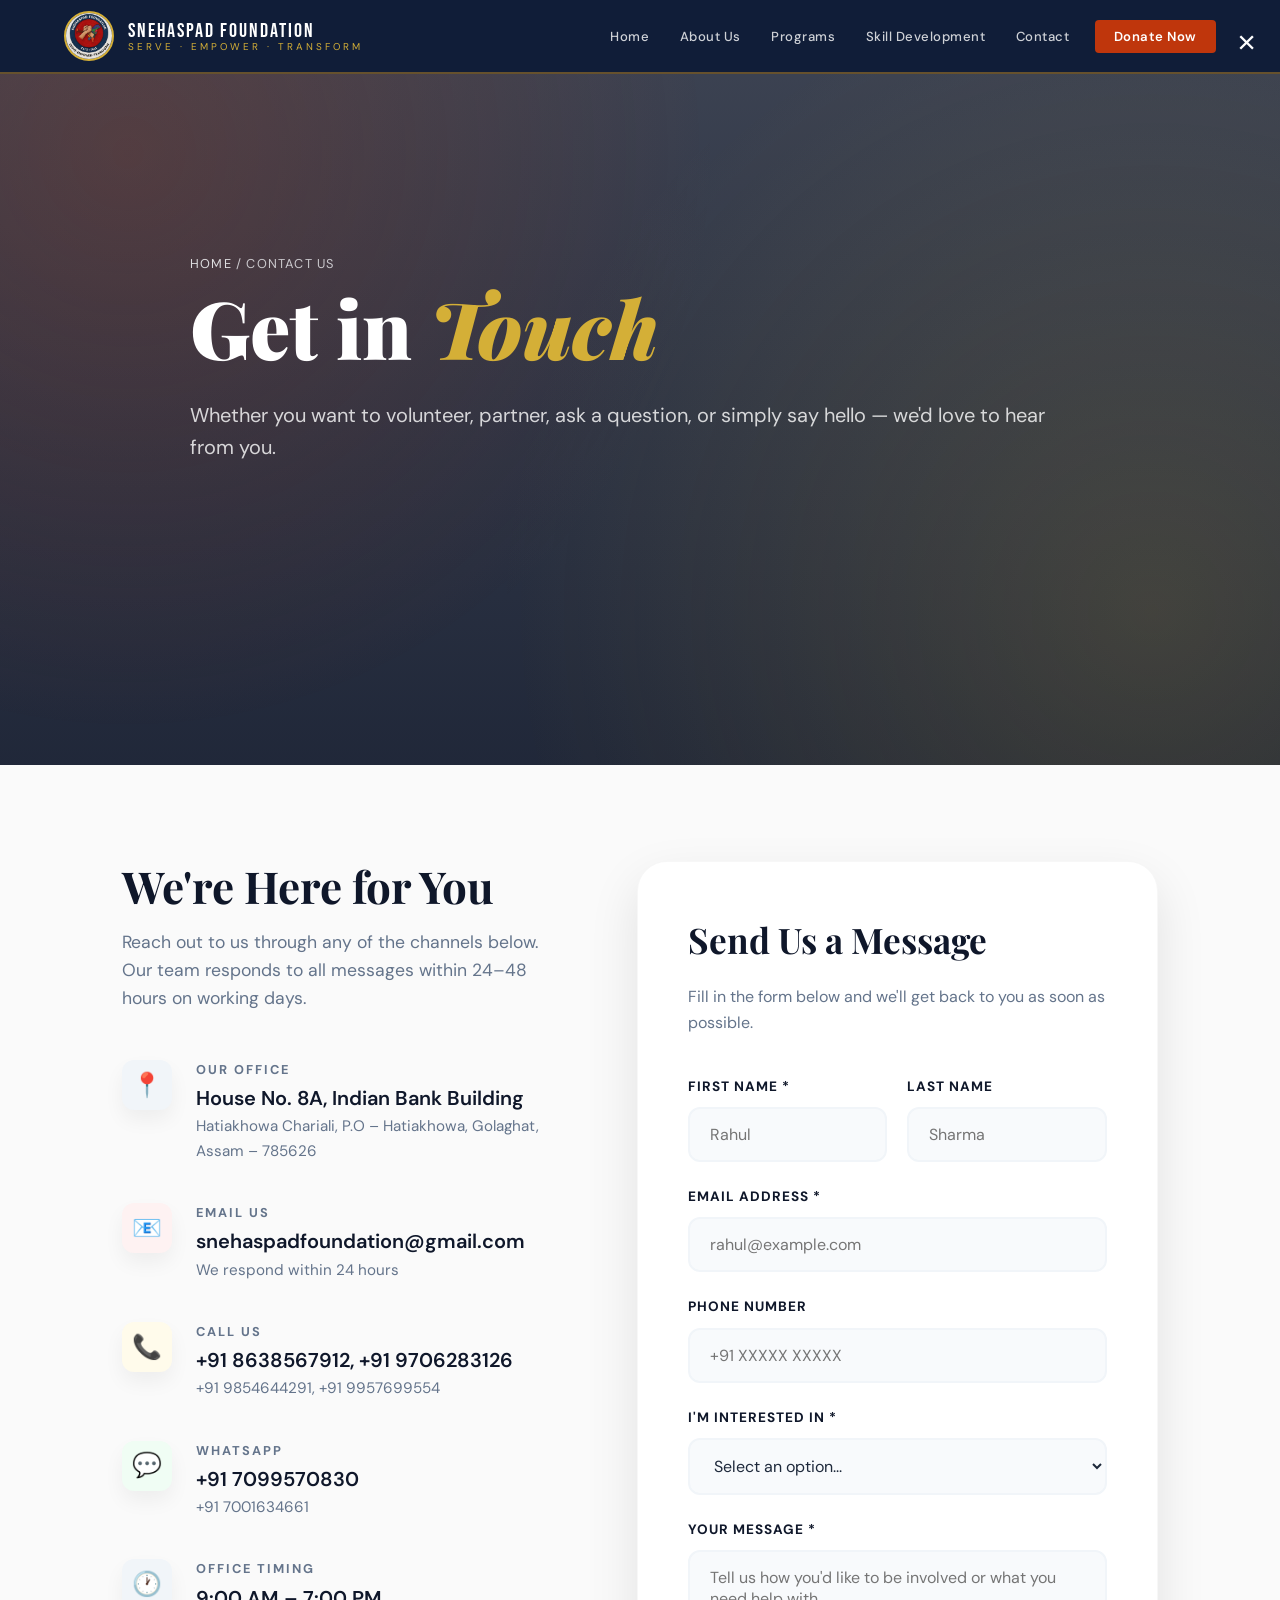
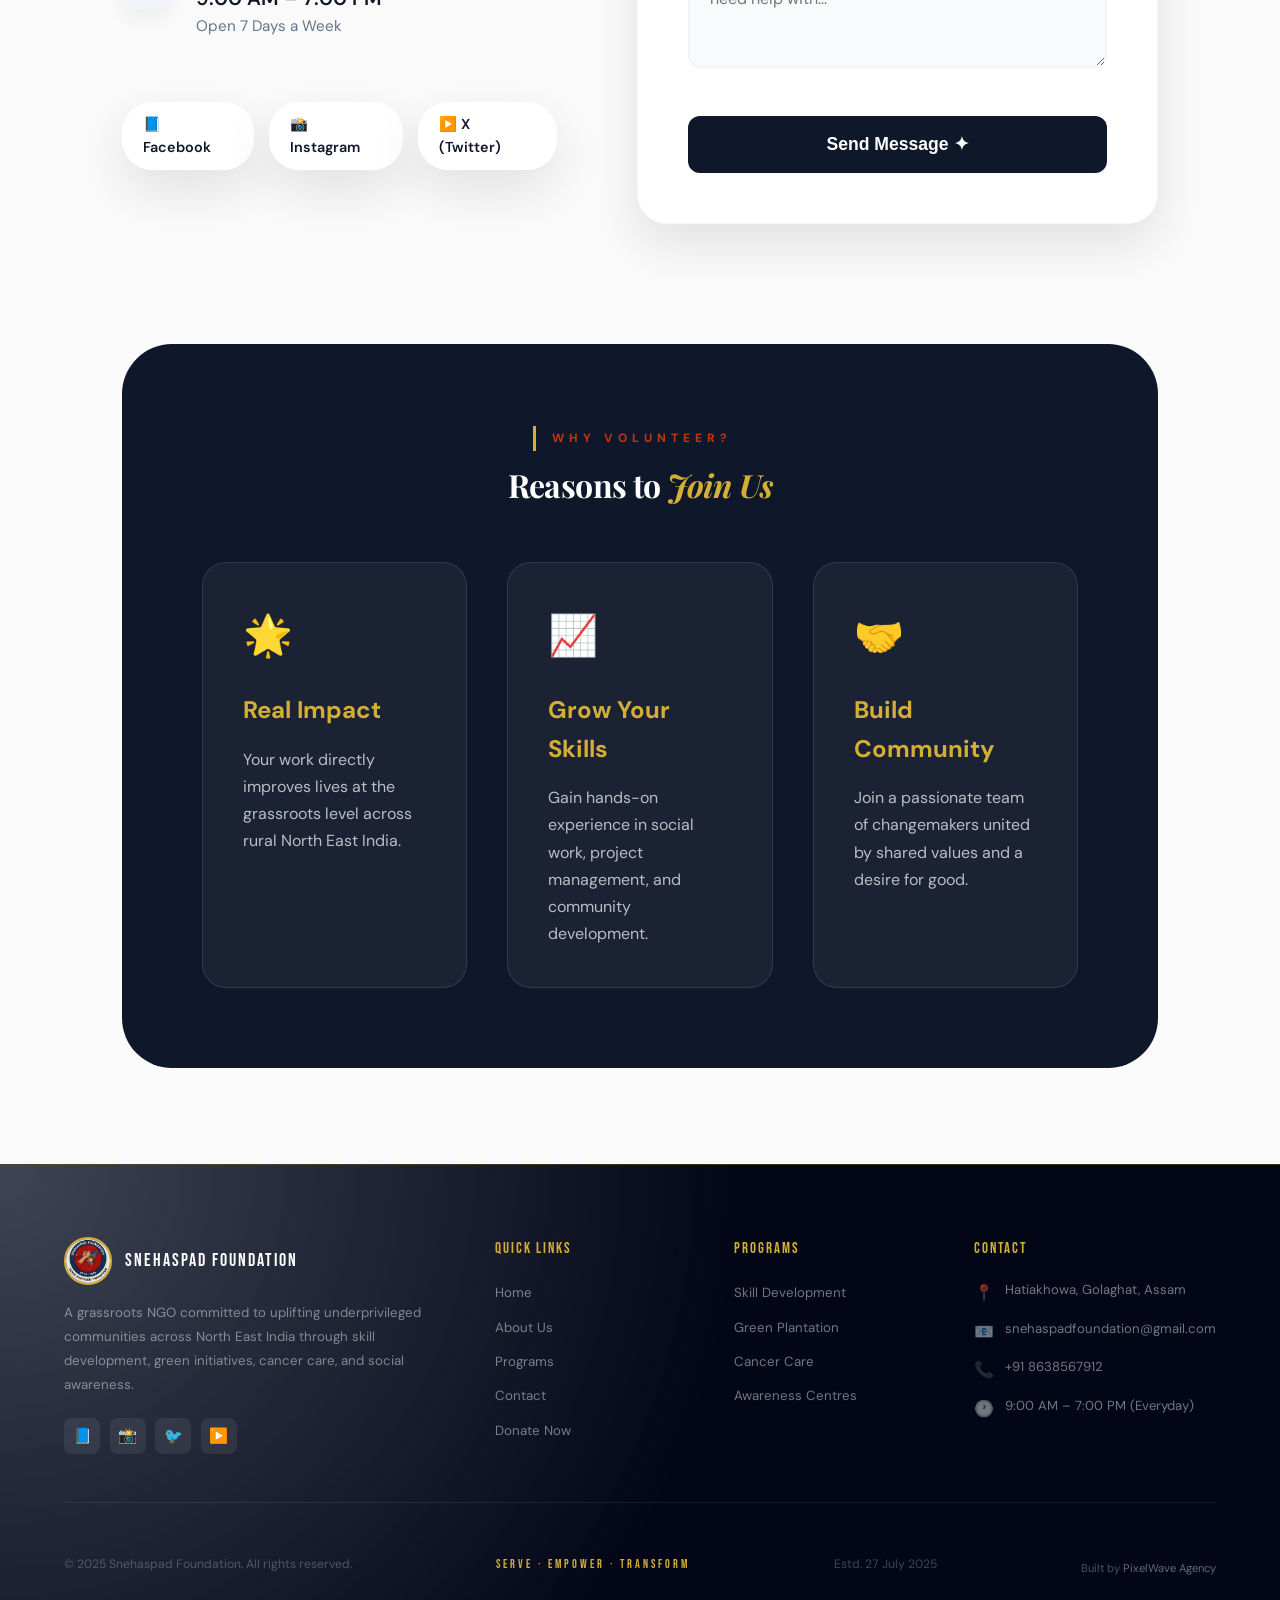
<file: contact.html>
<!DOCTYPE html>
<html lang="en">

<head>
  <meta charset="UTF-8">
  <meta name="viewport" content="width=device-width, initial-scale=1.0">
  <title>Contact Us — Snehaspad Foundation</title>
  <link rel="preconnect" href="https://fonts.googleapis.com">
  <link
    href="https://fonts.googleapis.com/css2?family=Playfair+Display:ital,wght@0,400;0,700;0,900;1,400;1,700&family=DM+Sans:wght@300;400;500;600;700&family=Bebas+Neue&display=swap"
    rel="stylesheet">
  <link rel="stylesheet" href="style.css">
  <link rel="stylesheet" href="contact.css">
</head>

<body>

  <nav class="navbar">
    <a href="index.html" class="nav-brand">
      <img class="nav-logo"
        src="[data-uri]"
        alt="Snehaspad">
      <div class="nav-name">
        <span class="nav-name-main">Snehaspad Foundation</span>
        <span class="nav-name-sub">Serve · Empower · Transform</span>
      </div>
    </a>
    <ul class="nav-links">
      <button class="nav-close"
        style="background:none;border:none;color:white;font-size:2rem;position:absolute;top:1.5rem;right:1.5rem;cursor:pointer;">&times;</button>
      <li><a href="index.html">Home</a></li>
      <li><a href="about.html">About Us</a></li>
      <li><a href="programs.html">Programs</a></li>
      <li><a href="skill-enhancements.html">Skill Development</a></li>
      <li><a href="contact.html">Contact</a></li>
      <li><a href="donate.html" class="nav-cta">Donate Now</a></li>
    </ul>
    <button class="nav-toggle" aria-label="Menu">
      <span></span><span></span><span></span>
    </button>
  </nav>

  <section class="page-hero">
    <div class="page-hero-pattern"></div>
    <div class="page-hero-inner">
      <div class="page-hero-breadcrumb"><a href="index.html">Home</a> / Contact Us</div>
      <h1>Get in <em>Touch</em></h1>
      <p class="page-hero-sub">Whether you want to volunteer, partner, ask a question, or simply say hello — we'd love
        to hear from you.</p>
    </div>
  </section>

  <section class="section-pad">
    <div class="container">

      <div class="contact-grid">
        <!-- INFO SIDE -->
        <div class="reveal-left">
          <h2 class="contact-info-title">We're Here for You</h2>
          <p class="contact-info-sub">Reach out to us through any of the channels below. Our team responds to all
            messages within 24–48 hours on working days.</p>

          <div class="contact-detail-card">
            <div class="cd-icon navy">📍</div>
            <div>
              <div class="cd-label">Our Office</div>
              <div class="cd-value">House No. 8A, Indian Bank Building</div>
              <div class="cd-sub">Hatiakhowa Chariali, P.O – Hatiakhowa, Golaghat, Assam – 785626</div>
            </div>
          </div>
          <div class="contact-detail-card">
            <div class="cd-icon red">📧</div>
            <div>
              <div class="cd-label">Email Us</div>
              <div class="cd-value">snehaspadfoundation@gmail.com</div>
              <div class="cd-sub">We respond within 24 hours</div>
            </div>
          </div>
          <div class="contact-detail-card">
            <div class="cd-icon gold">📞</div>
            <div>
              <div class="cd-label">Call Us</div>
              <div class="cd-value">+91 8638567912, +91 9706283126</div>
              <div class="cd-sub">+91 9854644291, +91 9957699554</div>
            </div>
          </div>
          <div class="contact-detail-card">
            <div class="cd-icon green">💬</div>
            <div>
              <div class="cd-label">WhatsApp</div>
              <div class="cd-value">+91 7099570830</div>
              <div class="cd-sub">+91 7001634661</div>
            </div>
          </div>
          <div class="contact-detail-card">
            <div class="cd-icon navy">🕐</div>
            <div>
              <div class="cd-label">Office Timing</div>
              <div class="cd-value">9:00 AM – 7:00 PM</div>
              <div class="cd-sub">Open 7 Days a Week</div>
            </div>
          </div>

          <div class="contact-socials">
            <a href="https://www.facebook.com/share/1KQ3UDb7rk/" class="cs-btn" target="_blank">📘 Facebook</a>
            <a href="https://www.instagram.com/snehaspad.foundation" class="cs-btn" target="_blank">📸 Instagram</a>
            <a href="https://x.com/Snehaspad_7" class="cs-btn" target="_blank">▶️ X (Twitter)</a>
          </div>
        </div>

        <!-- FORM SIDE -->
        <div class="reveal-right">
          <div class="contact-form-box">
            <h3>Send Us a Message</h3>
            <p class="form-sub">Fill in the form below and we'll get back to you as soon as possible.</p>
            <form data-form="contact">
              <div class="form-row">
                <div class="form-group">
                  <label>First Name *</label>
                  <input type="text" placeholder="Rahul" required>
                </div>
                <div class="form-group">
                  <label>Last Name</label>
                  <input type="text" placeholder="Sharma">
                </div>
              </div>
              <div class="form-group">
                <label>Email Address *</label>
                <input type="email" placeholder="rahul@example.com" required>
              </div>
              <div class="form-group">
                <label>Phone Number</label>
                <input type="tel" placeholder="+91 XXXXX XXXXX">
              </div>
              <div class="form-group">
                <label>I'm Interested In *</label>
                <select required>
                  <option value="">Select an option...</option>
                  <option>Volunteering</option>
                  <option>Donating</option>
                  <option>Partnering / Collaboration</option>
                  <option>Learning About Programs</option>
                  <option>Cancer Care Support</option>
                  <option>Skill Development Enrollment</option>
                  <option>Media / Press Inquiry</option>
                  <option>General Inquiry</option>
                </select>
              </div>
              <div class="form-group">
                <label>Your Message *</label>
                <textarea rows="4" placeholder="Tell us how you'd like to be involved or what you need help with..."
                  required></textarea>
              </div>
              <button type="submit" class="form-submit-btn">Send Message ✦</button>
            </form>
          </div>
        </div>
      </div>

      <!-- VOLUNTEER SECTION -->
      <div class="volunteer-reasons reveal">
        <div class="text-center" style="margin-bottom:0.5rem;">
          <div class="section-tag" style="display:inline-block;">Why Volunteer?</div>
          <h2 class="section-title contact-volunteer-title">Reasons to <em>Join Us</em></h2>
        </div>
        <div class="reasons-grid stagger">
          <div class="reason-card">
            <div class="reason-icon">🌟</div>
            <div class="reason-title">Real Impact</div>
            <div class="reason-desc">Your work directly improves lives at the grassroots level across rural North East
              India.</div>
          </div>
          <div class="reason-card">
            <div class="reason-icon">📈</div>
            <div class="reason-title">Grow Your Skills</div>
            <div class="reason-desc">Gain hands-on experience in social work, project management, and community
              development.</div>
          </div>
          <div class="reason-card">
            <div class="reason-icon">🤝</div>
            <div class="reason-title">Build Community</div>
            <div class="reason-desc">Join a passionate team of changemakers united by shared values and a desire for
              good.</div>
          </div>
        </div>
      </div>

    </div>
  </section>

  <footer class="footer">
    <div class="footer-top">
      <div class="footer-brand">
        <div class="footer-logo-row">
          <img class="footer-logo"
            src="[data-uri]"
            alt="Snehaspad">
          <span class="footer-brand-name">Snehaspad Foundation</span>
        </div>
        <p class="footer-desc">A grassroots NGO committed to uplifting underprivileged communities across North East
          India through skill development, green initiatives, cancer care, and social awareness.</p>
        <div class="footer-socials">
          <a href="#" class="social-btn">📘</a>
          <a href="#" class="social-btn">📸</a>
          <a href="#" class="social-btn">🐦</a>
          <a href="#" class="social-btn">▶️</a>
        </div>
      </div>
      <div>
        <div class="footer-col-title">Quick Links</div>
        <ul class="footer-links">
          <li><a href="index.html">Home</a></li>
          <li><a href="about.html">About Us</a></li>
          <li><a href="programs.html">Programs</a></li>
          <li><a href="contact.html">Contact</a></li>
          <li><a href="donate.html">Donate Now</a></li>
        </ul>
      </div>
      <div>
        <div class="footer-col-title">Programs</div>
        <ul class="footer-links">
          <li><a href="programs.html">Skill Development</a></li>
          <li><a href="programs.html">Green Plantation</a></li>
          <li><a href="programs.html">Cancer Care</a></li>
          <li><a href="programs.html">Awareness Centres</a></li>
        </ul>
      </div>
      <div>
        <div class="footer-col-title">Contact</div>
        <div class="footer-contact-row"><span>📍</span><span>Hatiakhowa, Golaghat, Assam</span></div>
        <div class="footer-contact-row"><span>📧</span><span>snehaspadfoundation@gmail.com</span></div>
        <div class="footer-contact-row"><span>📞</span><span>+91 8638567912</span></div>
        <div class="footer-contact-row"><span>🕐</span><span>9:00 AM – 7:00 PM (Everyday)</span></div>
      </div>
    </div>
    <div class="footer-bottom">
      <span>© 2025 Snehaspad Foundation. All rights reserved.</span>
      <span class="footer-motto">Serve · Empower · Transform</span>
      <span>Estd. 27 July 2025</span>
      <div class="footer-credit">
        <small>Built by <a href="https://www.instagram.com/pixelwave_ind?igsh=MTd3b29nenR1NzZsZQ==" target="_blank" class="credit-link">PixelWave Agency</a></small>
      </div>
    </div>
  </footer>

  <script src="main.js"></script>
</body>

</html>
</file>
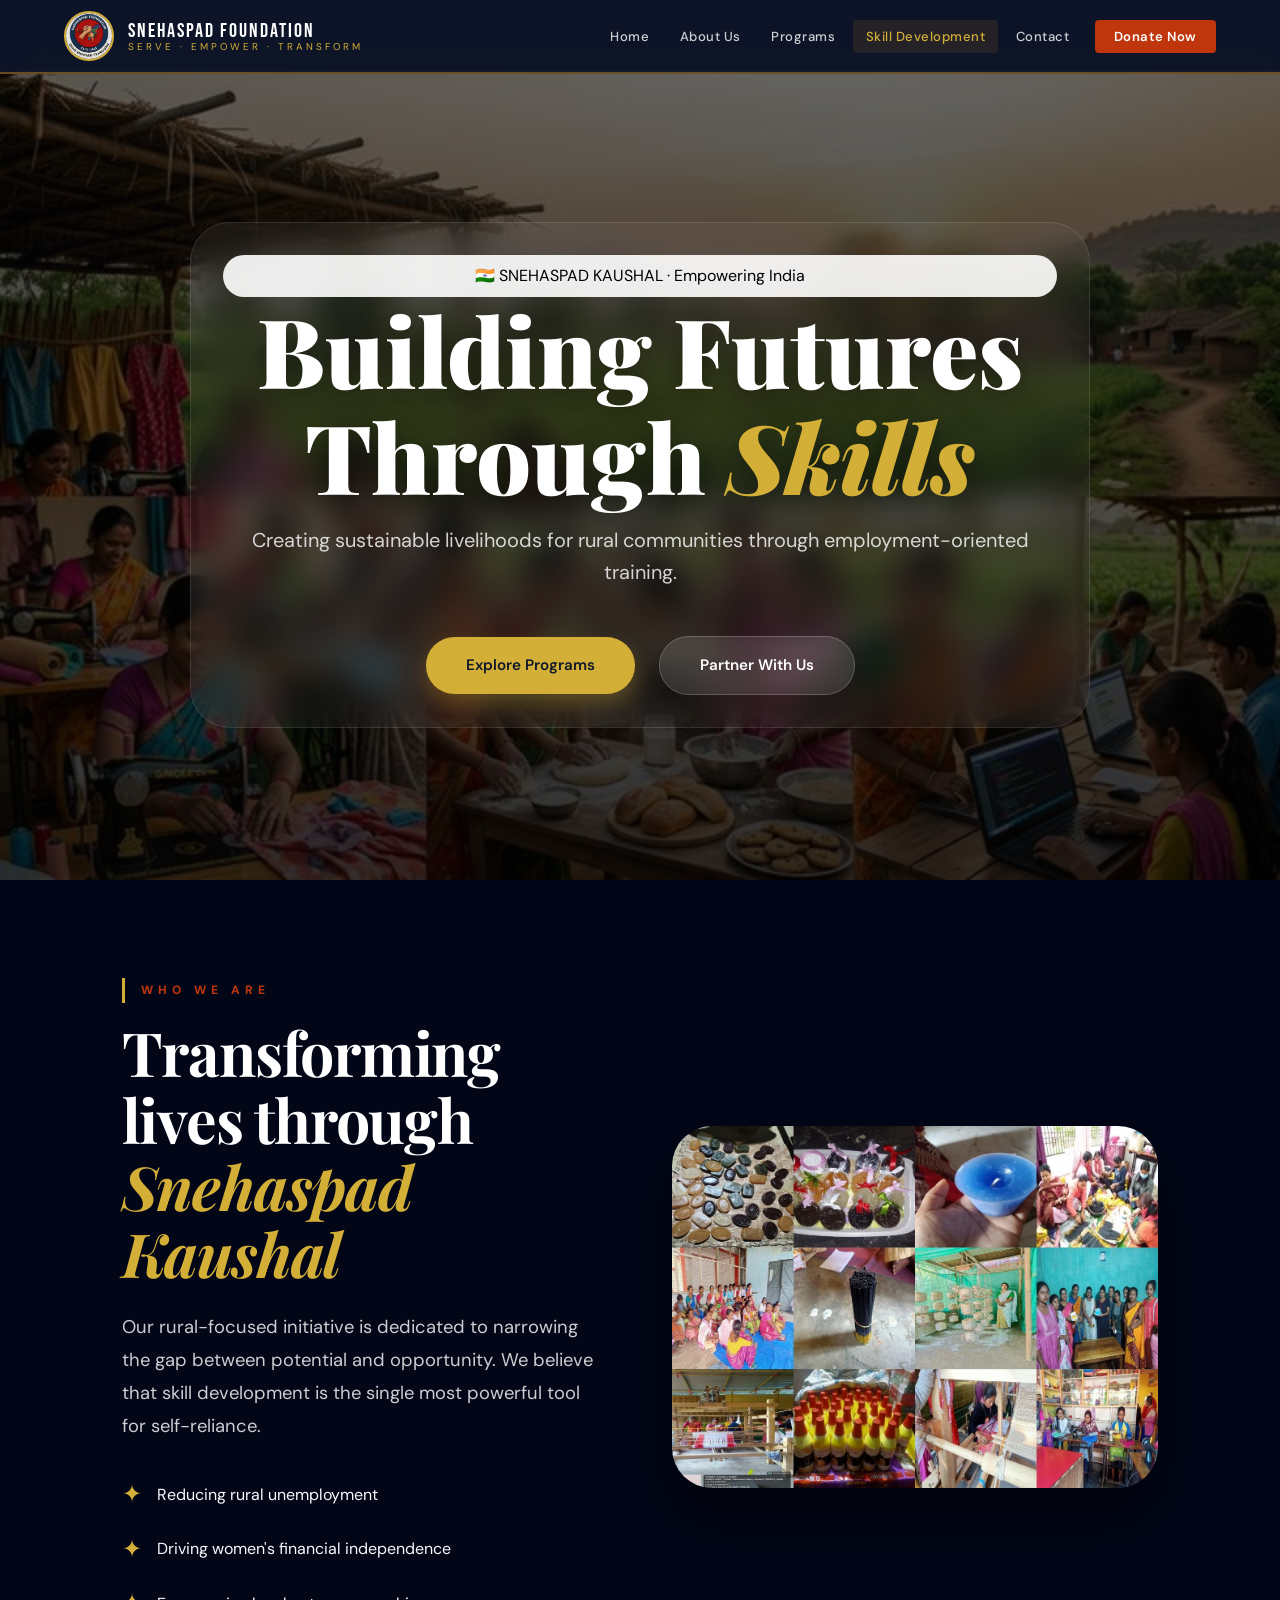
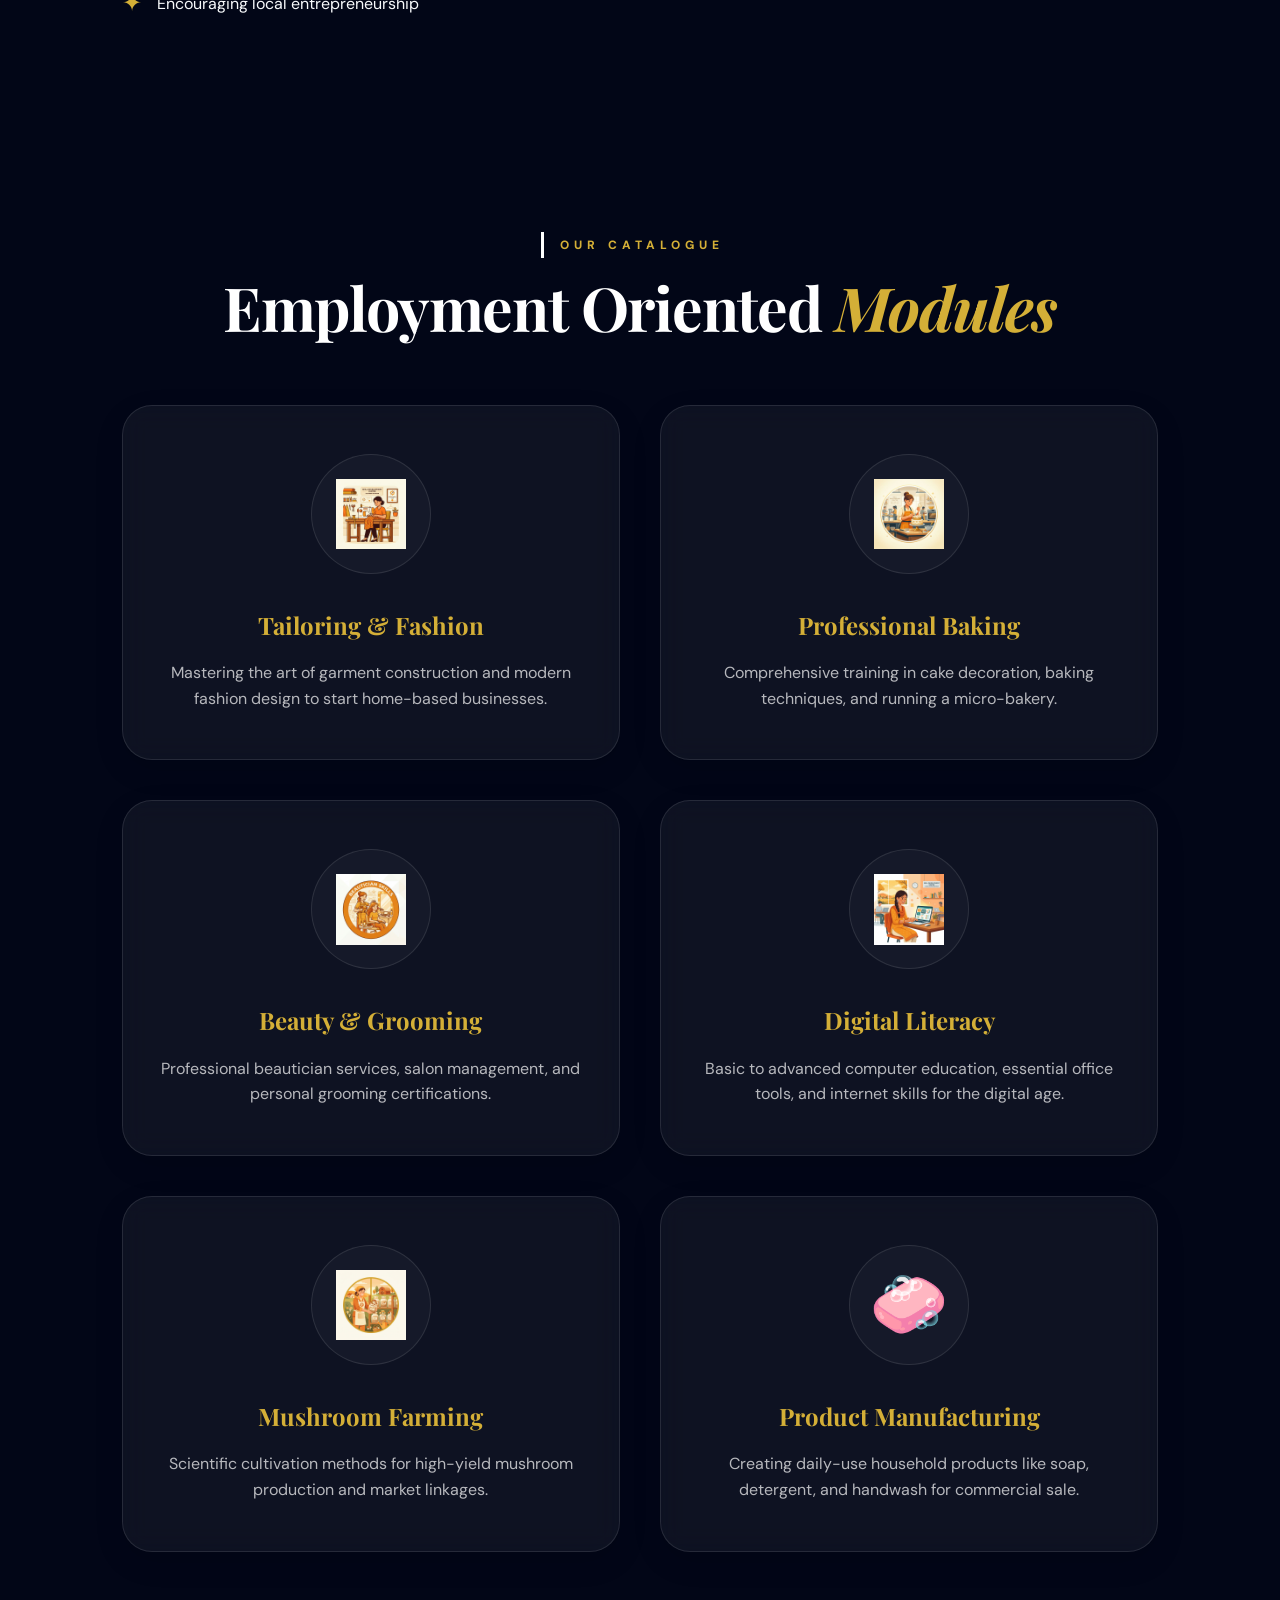
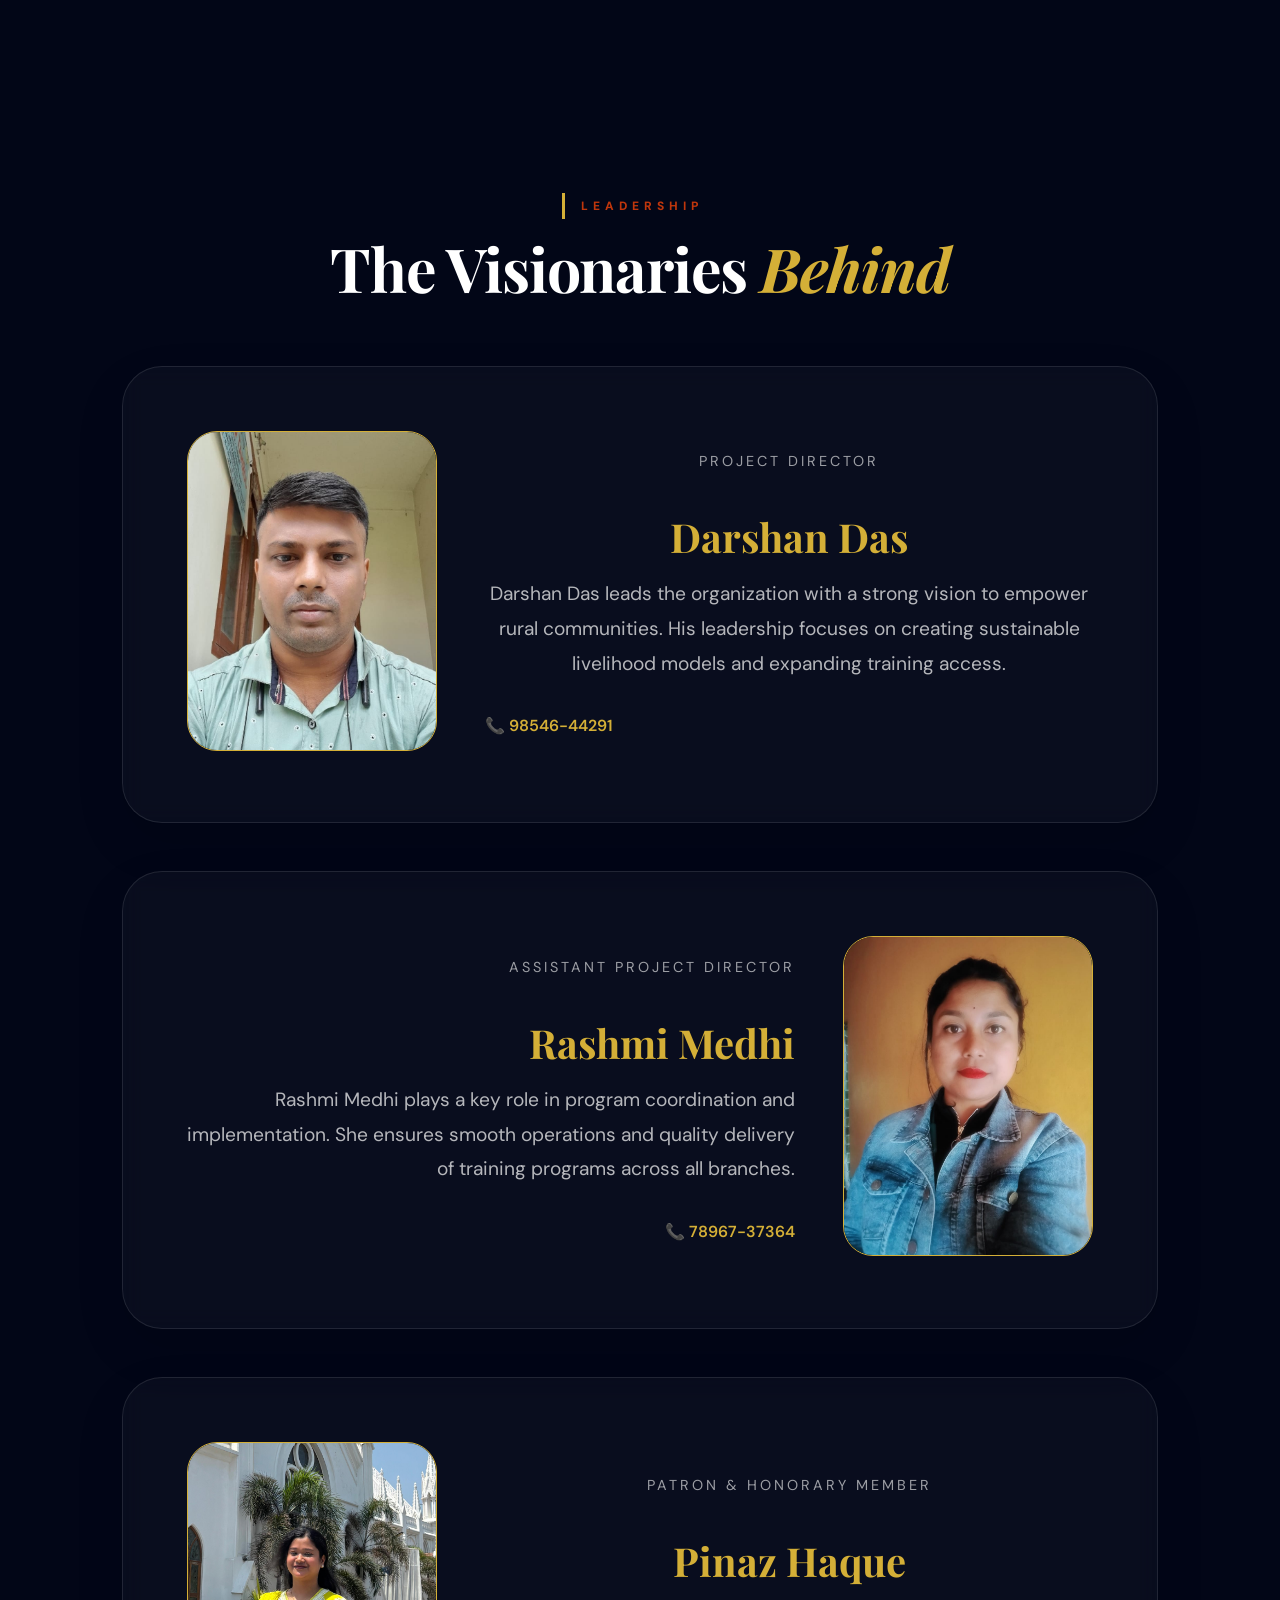
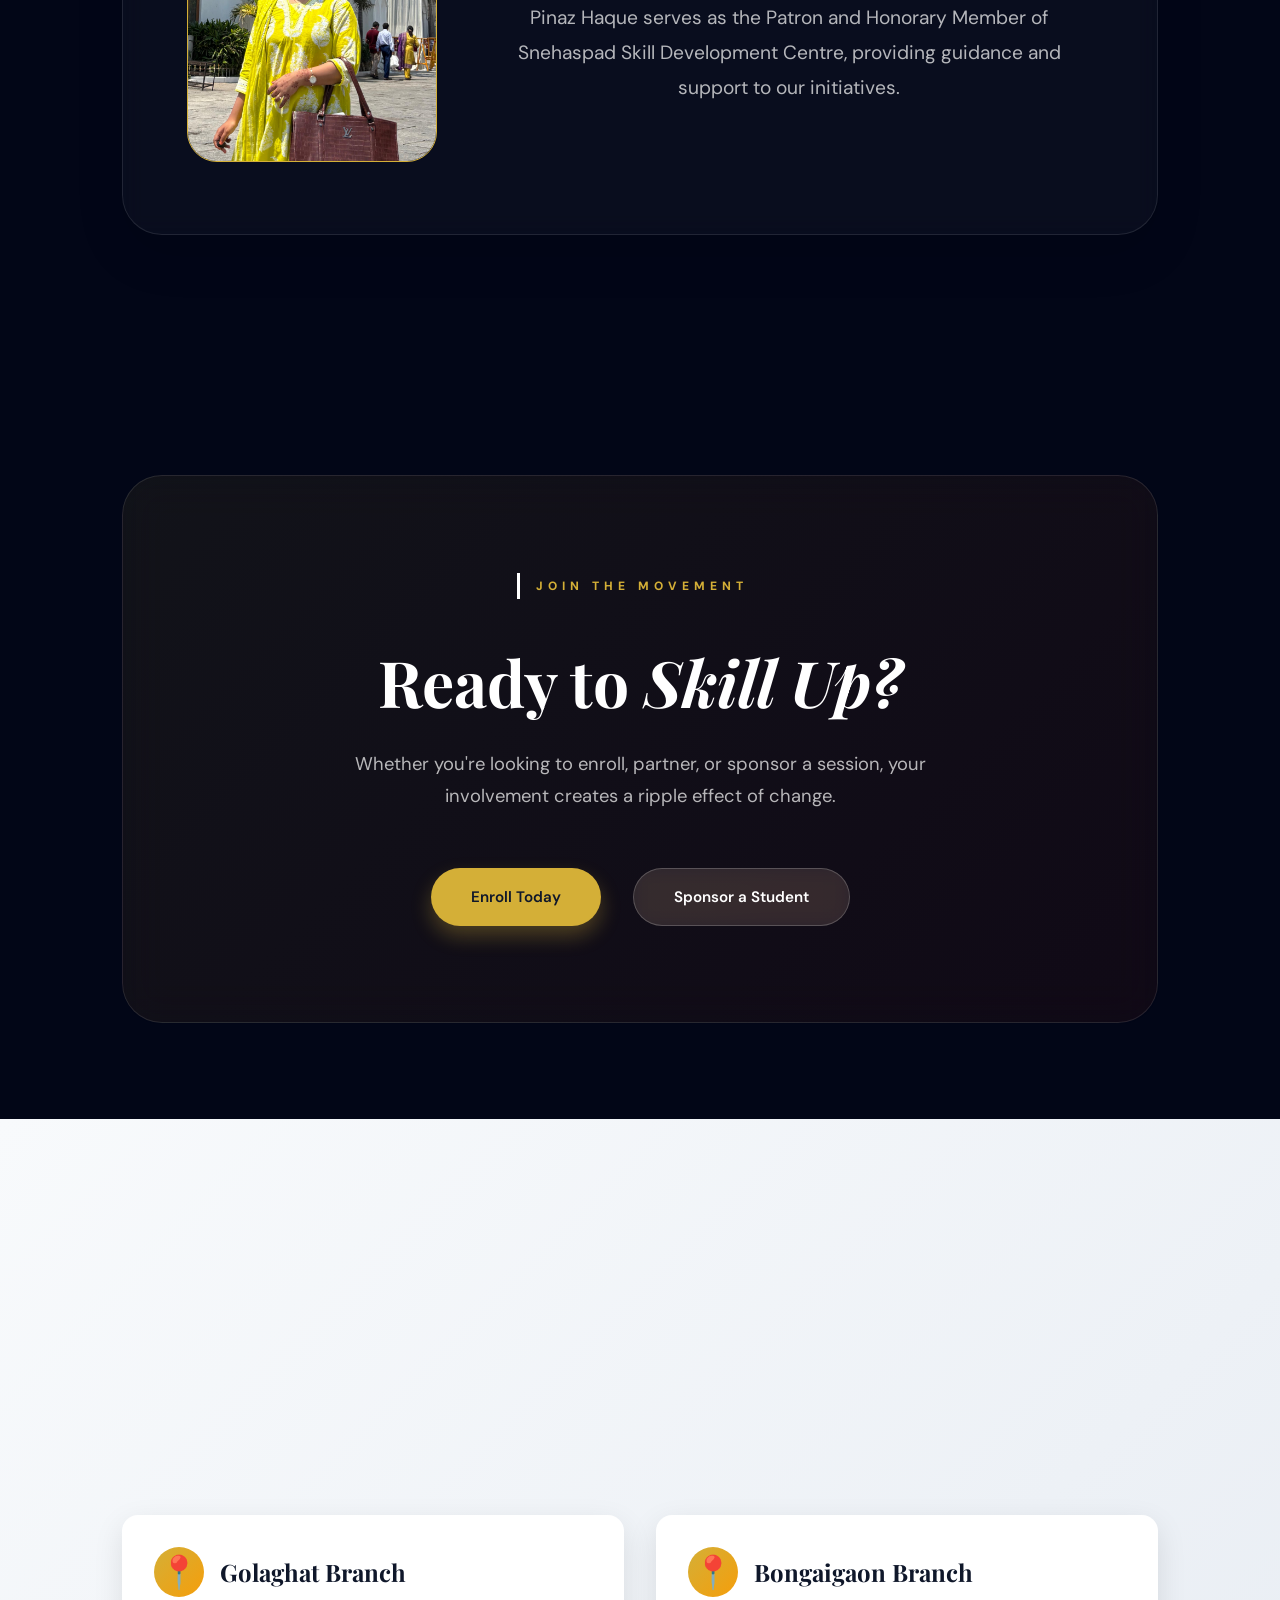
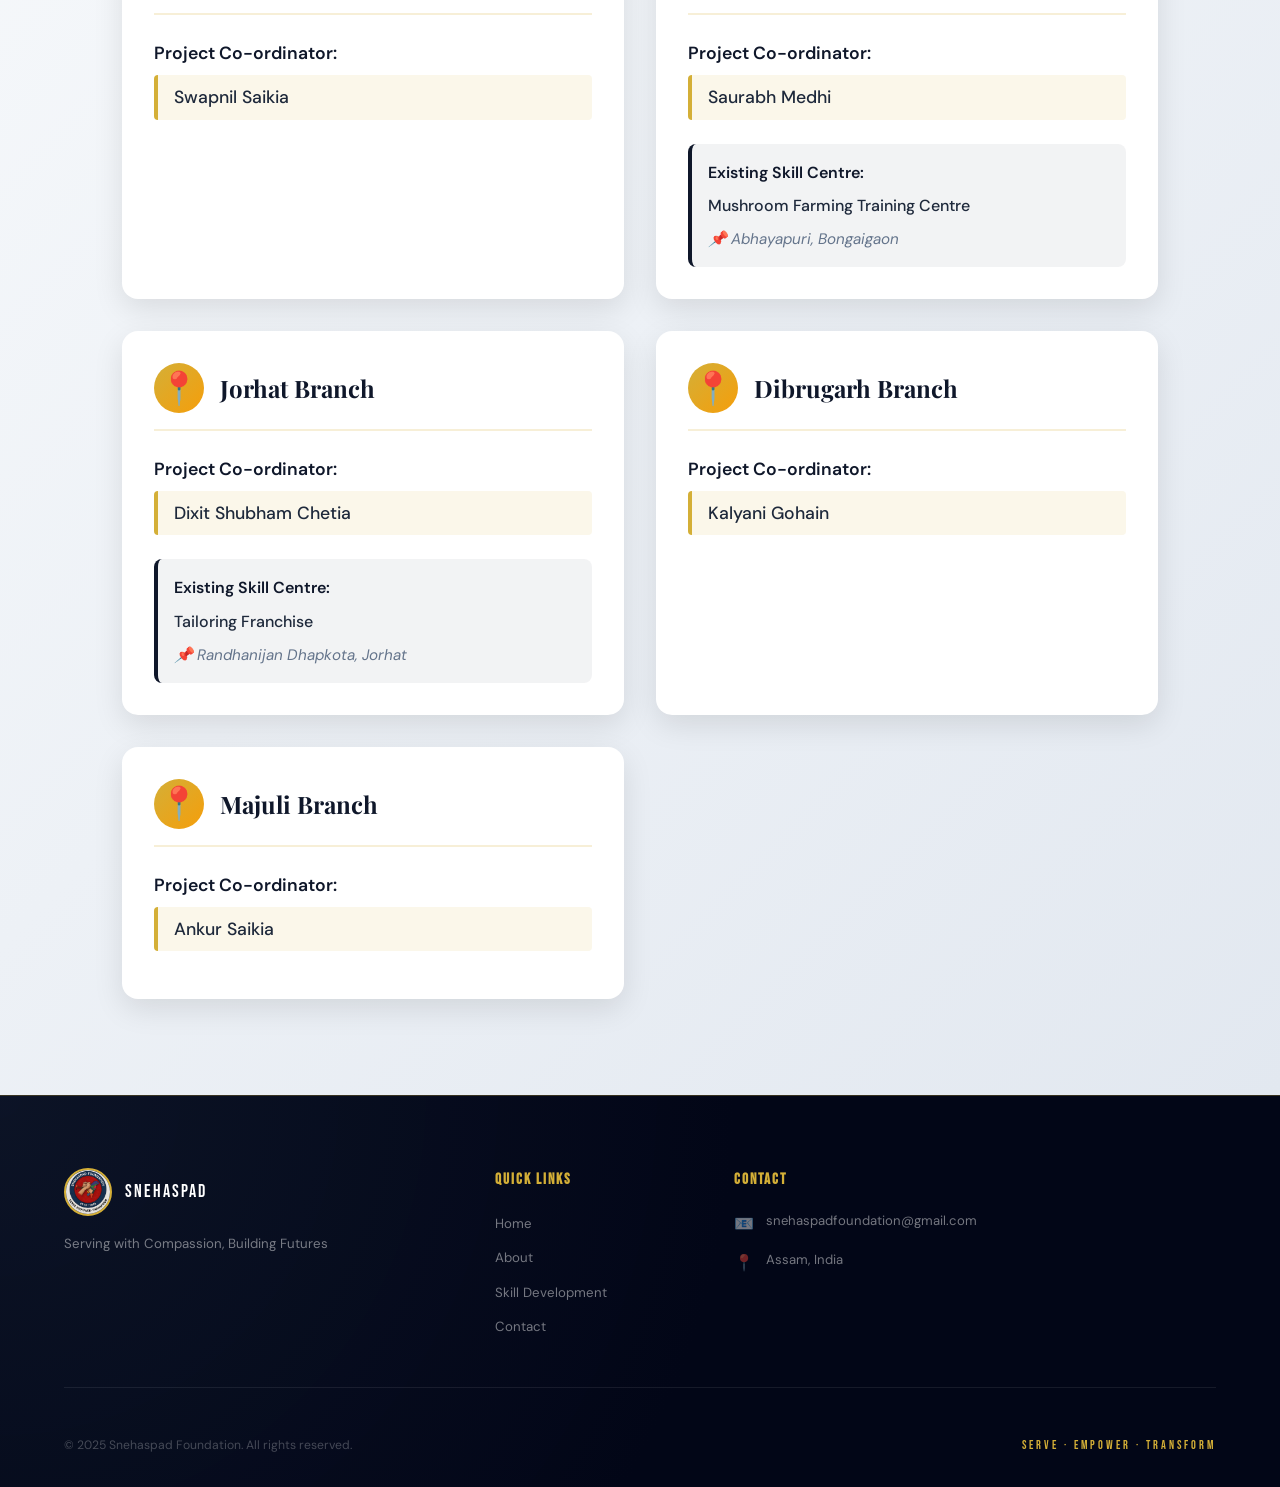
<file: skill-enhancements.html>
<!DOCTYPE html>
<html lang="en">

<head>
  <meta charset="UTF-8">
  <meta name="viewport" content="width=device-width, initial-scale=1.0">
  <title>Skill Development — Snehaspad Foundation</title>
  <link rel="preconnect" href="https://fonts.googleapis.com">
  <link
    href="https://fonts.googleapis.com/css2?family=Playfair+Display:ital,wght@0,400;0,700;0,900;1,400;1,700&family=DM+Sans:wght@300;400;500;600;700&family=Bebas+Neue&display=swap"
    rel="stylesheet">
  <link rel="stylesheet" href="style.css">
  <style>
    /* Inline styles for skill-specific enhancements to ensure premium look */
    :root {
      --skill-accent: #f59e0b;
      --skill-gradient: linear-gradient(135deg, #1e293b 0%, #0f172a 100%);
      --skill-card-bg: rgba(255, 255, 255, 0.05);
      --skill-border: rgba(255, 255, 255, 0.1);
    }

    .skill-page {
      background-color: #020617;
      color: #f8fafc;
    }

    .skill-hero {
      position: relative;
      height: 90vh;
      background: linear-gradient(rgba(1, 1, 1, 0.6), rgba(1, 1, 1, 0.8)), url('skill-hero-bg.png');
      background-size: cover;
      background-position: center;
      display: flex;
      align-items: center;
      justify-content: center;
      overflow: hidden;
    }

    .skill-hero::before {
      content: '';
      position: absolute;
      bottom: 0;
      left: 0;
      right: 0;
      height: 200px;
      background: linear-gradient(transparent, #020617);
      z-index: 2;
    }

    .skill-hero-content {
      position: relative;
      z-index: 3;
      text-align: center;
      max-width: 900px;
      padding: 2rem;
    }
    
    .skill-hero h1 {
        font-size: clamp(3rem, 10vw, 6rem);
        margin-bottom: 1rem;
        text-shadow: 0 10px 30px rgba(0,0,0,0.5);
    }

    .skill-hero .btn {
        margin: 0 10px;
    }

    .about-grid {
      display: grid;
      grid-template-columns: 1fr 1fr;
      gap: 4rem;
      align-items: center;
    }

    .skills-grid {
      display: grid;
      grid-template-columns: repeat(auto-fit, minmax(320px, 1fr));
      gap: 2.5rem;
      margin-top: 4rem;
    }

    .skill-card {
      background: var(--skill-card-bg);
      backdrop-filter: blur(12px);
      border: 1px solid var(--skill-border);
      border-radius: 30px;
      padding: 3rem 2rem;
      transition: all 0.5s cubic-bezier(0.23, 1, 0.32, 1);
      position: relative;
      overflow: hidden;
      text-align: center;
    }

    .skill-card::after {
      content: '';
      position: absolute;
      inset: 0;
      background: radial-gradient(circle at top right, rgba(232, 160, 32, 0.1), transparent);
      opacity: 0;
      transition: 0.5s;
    }

    .skill-card:hover {
      transform: translateY(-15px) scale(1.02);
      border-color: var(--gold);
      box-shadow: 0 25px 50px rgba(0, 0, 0, 0.4);
    }

    .skill-card:hover::after {
      opacity: 1;
    }

    .skill-img-container {
      width: 120px;
      height: 120px;
      margin: 0 auto 2rem;
      border-radius: 50%;
      background: rgba(255, 255, 255, 0.03);
      padding: 15px;
      border: 1px solid var(--skill-border);
      display: flex;
      align-items: center;
      justify-content: center;
      transition: inherit;
    }

    .skill-card:hover .skill-img-container {
      transform: rotate(10deg);
      border-color: var(--gold);
      background: rgba(232, 160, 32, 0.1);
    }

    .skill-img-container img {
      width: 80%;
      height: 80%;
      object-fit: contain;
    }

    .skill-card h4 {
      font-size: 1.5rem;
      color: var(--gold);
      margin-bottom: 1rem;
    }

    .skill-card p {
      color: rgba(255, 255, 255, 0.7);
      line-height: 1.6;
    }

    .impact-section {
      background: #0f172a;
      padding: 10rem 5%;
      border-radius: 100px 100px 0 0;
      margin-top: -100px;
      position: relative;
      z-index: 5;
    }

    .impact-banner {
        width: 100%;
        max-width: 1100px;
        margin: 4rem auto;
        border-radius: 40px;
        overflow: hidden;
        box-shadow: 0 30px 60px rgba(0,0,0,0.5);
    }

    .impact-banner img {
        width: 100%;
        display: block;
    }

    .leader-card {
        background: rgba(255, 255, 255, 0.03);
        border: 1px solid var(--skill-border);
        border-radius: 40px;
        padding: 4rem;
        display: flex;
        gap: 3rem;
        align-items: center;
        margin-bottom: 3rem;
    }

    .leader-info h3 {
        font-size: 2.5rem;
        color: var(--gold);
        margin-bottom: 0.5rem;
    }

    .leader-title {
        text-transform: uppercase;
        letter-spacing: 3px;
        font-size: 0.9rem;
        color: rgba(255,255,255,0.6);
        margin-bottom: 2rem;
        display: block;
    }

    @media (max-width: 991px) {
        .leader-card {
            flex-direction: column;
            text-align: center;
            padding: 3rem;
        }
        .about-grid {
            grid-template-columns: 1fr;
            align-items: flex-start;
            gap: 2rem;
        }
        .impact-banner {
            width: 100%;
            max-width: 100%;
            margin-top: 1.5rem;
            aspect-ratio: 16 / 9;
            min-height: 220px;
        }
        .impact-banner img {
            width: 100%;
            height: 100%;
            object-fit: cover;
            border-radius: 24px;
            display: block;
        }
        .skill-hero {
            min-height: 70vh;
        }
    }
    @media (max-width: 650px) {
        .about-grid {
            grid-template-columns: 1fr !important;
        }
        .impact-banner {
            min-height: auto;
            order: 2;
            aspect-ratio: 16 / 9;
            max-height: 420px;
        }
        .about-grid > .reveal {
            order: 1;
        }
        .impact-banner img {
            height: 100%;
        }
    }
  </style>
</head>

<body class="skill-page">

  <nav class="navbar">
    <a href="index.html" class="nav-brand">
      <img class="nav-logo" src="logo.jpeg" alt="Snehaspad">
      <div class="nav-name">
        <span class="nav-name-main">Snehaspad Foundation</span>
        <span class="nav-name-sub">Serve · Empower · Transform</span>
      </div>
    </a>
    <ul class="nav-links">
      <li><a href="index.html">Home</a></li>
      <li><a href="about.html">About Us</a></li>
      <li><a href="programs.html">Programs</a></li>
      <li><a href="skill-enhancements.html" class="active">Skill Development</a></li>
      <li><a href="contact.html">Contact</a></li>
      <li><a href="donate.html" class="nav-cta">Donate Now</a></li>
    </ul>
    <button class="nav-toggle" aria-label="Menu">
      <span></span><span></span><span></span>
    </button>
  </nav>

  <!-- Hero Section -->
  <section class="skill-hero">
    <div class="skill-hero-content reveal">
      <div class="hero-tag">🇮🇳 SNEHASPAD KAUSHAL · Empowering India</div>
      <h1>Building Futures Through <em>Skills</em></h1>
      <p class="page-hero-sub">Creating sustainable livelihoods for rural communities through employment-oriented training.</p>
      <div class="hero-btns stagger">
        <a href="#programs" class="btn btn-gold">Explore Programs</a>
        <a href="contact.html" class="btn btn-outline-light">Partner With Us</a>
      </div>
    </div>
  </section>

  <!-- Mission Section -->
  <section class="section" id="mission">
    <div class="container">
      <div class="about-grid">
          <div class="reveal">
              <span class="section-tag">WHO WE ARE</span>
              <h2 class="section-title light">Transforming lives through <em>Snehaspad Kaushal</em></h2>
              <p style="font-size: 1.15rem; color: rgba(255,255,255,0.8); line-height: 1.8; margin-bottom: 2rem;">
                  Our rural-focused initiative is dedicated to narrowing the gap between potential and opportunity. We believe that skill development is the single most powerful tool for self-reliance.
              </p>
              <ul style="list-style: none; padding: 0;">
                  <li style="margin-bottom: 1rem; display: flex; align-items: center; gap: 15px;">
                      <span style="color: var(--gold); font-size: 1.5rem;">✦</span> Reducing rural unemployment
                  </li>
                  <li style="margin-bottom: 1rem; display: flex; align-items: center; gap: 15px;">
                      <span style="color: var(--gold); font-size: 1.5rem;">✦</span> Driving women's financial independence
                  </li>
                  <li style="margin-bottom: 1rem; display: flex; align-items: center; gap: 15px;">
                      <span style="color: var(--gold); font-size: 1.5rem;">✦</span> Encouraging local entrepreneurship
                  </li>
              </ul>
          </div>
          <div class="impact-banner reveal">
              <img src="skill-enchancements image.jpg" alt="Empowerment">
          </div>
      </div>
    </div>
  </section>

  <!-- Programs Section -->
  <section class="section" id="programs" style="background: #020617;">
    <div class="container">
      <div class="section-header reveal">
        <span class="section-tag light">OUR CATALOGUE</span>
        <h2 class="section-title light">Employment Oriented <em>Modules</em></h2>
      </div>

      <div class="skills-grid">
        <div class="skill-card reveal">
          <div class="skill-img-container">
            <img src="img-tailoring.png" alt="Tailoring">
          </div>
          <h4>Tailoring & Fashion</h4>
          <p>Mastering the art of garment construction and modern fashion design to start home-based businesses.</p>
        </div>

        <div class="skill-card reveal">
          <div class="skill-img-container">
            <img src="img-baking.png" alt="Baking">
          </div>
          <h4>Professional Baking</h4>
          <p>Comprehensive training in cake decoration, baking techniques, and running a micro-bakery.</p>
        </div>

        <div class="skill-card reveal">
          <div class="skill-img-container">
            <img src="img-beautician.png" alt="Beautician">
          </div>
          <h4>Beauty & Grooming</h4>
          <p>Professional beautician services, salon management, and personal grooming certifications.</p>
        </div>

        <div class="skill-card reveal">
          <div class="skill-img-container">
            <img src="img-computer.png" alt="Computer">
          </div>
          <h4>Digital Literacy</h4>
          <p>Basic to advanced computer education, essential office tools, and internet skills for the digital age.</p>
        </div>

        <div class="skill-card reveal">
          <div class="skill-img-container">
            <img src="img-mushroom.png" alt="Mushroom">
          </div>
          <h4>Mushroom Farming</h4>
          <p>Scientific cultivation methods for high-yield mushroom production and market linkages.</p>
        </div>

        <div class="skill-card reveal">
          <div class="skill-img-container">
            <span style="font-size: 4rem;">🧼</span>
          </div>
          <h4>Product Manufacturing</h4>
          <p>Creating daily-use household products like soap, detergent, and handwash for commercial sale.</p>
        </div>
      </div>
    </div>
  </section>

  <!-- Leadership Section -->
  <section class="section" id="leadership">
    <div class="container">
      <div class="section-header reveal">
        <span class="section-tag">LEADERSHIP</span>
        <h2 class="section-title light">The Visionaries <em>Behind</em></h2>
      </div>

      <div class="leader-card reveal">
        <div class="leader-visual">
            <img src="Darshan Das.jpeg" alt="Darshan Das" style="width: 250px; height: 320px; border-radius: 30px; border: 1px solid var(--gold); object-fit: cover;">
        </div>
        <div class="leader-info">
          <span class="leader-title">Project Director</span>
          <h3>Darshan Das</h3>
          <p style="color: rgba(255,255,255,0.7); font-size: 1.2rem; line-height: 1.8; margin-bottom: 2rem;">
            Darshan Das leads the organization with a strong vision to empower rural communities. His leadership focuses on creating sustainable livelihood models and expanding training access.
          </p>
          <div style="display: flex; gap: 2rem; color: var(--gold); font-weight: 600;">
              <span>📞 98546-44291</span>
          </div>
        </div>
      </div>

      <div class="leader-card reveal">
        <div class="leader-info" style="text-align: right;">
          <span class="leader-title">Assistant Project Director</span>
          <h3>Rashmi Medhi</h3>
          <p style="color: rgba(255,255,255,0.7); font-size: 1.2rem; line-height: 1.8; margin-bottom: 2rem;">
            Rashmi Medhi plays a key role in program coordination and implementation. She ensures smooth operations and quality delivery of training programs across all branches.
          </p>
          <div style="display: flex; gap: 2rem; color: var(--gold); font-weight: 600; justify-content: flex-end;">
              <span>📞 78967-37364</span>
          </div>
        </div>
        <div class="leader-visual">
            <img src="Rashmi Medhi.jpeg" alt="Rashmi Medhi" style="width: 250px; height: 320px; border-radius: 30px; border: 1px solid var(--gold); object-fit: cover;">
        </div>
      </div>

      <div class="leader-card reveal">
        <div class="leader-visual">
            <img src="Pinaz Haque.jpeg" alt="Pinaz Haque" style="width: 250px; height: 320px; border-radius: 30px; border: 1px solid var(--gold); object-fit: cover;">
        </div>
        <div class="leader-info">
          <span class="leader-title">Patron & Honorary Member</span>
          <h3>Pinaz Haque</h3>
          <p style="color: rgba(255,255,255,0.7); font-size: 1.2rem; line-height: 1.8; margin-bottom: 2rem;">
            Pinaz Haque serves as the Patron and Honorary Member of Snehaspad Skill Development Centre, providing guidance and support to our initiatives.
          </p>
        </div>
      </div>
    </div>
  </section>

  <!-- Get Involved Section -->
  <section class="section">
      <div class="container">
          <div class="cta-strip-inner reveal">
              <span class="section-tag light">JOIN THE MOVEMENT</span>
              <h2>Ready to <em>Skill Up?</em></h2>
              <p>Whether you're looking to enroll, partner, or sponsor a session, your involvement creates a ripple effect of change.</p>
              <div class="cta-strip-btns">
                  <a href="contact.html" class="btn btn-gold">Enroll Today</a>
                  <a href="donate.html" class="btn btn-outline-light">Sponsor a Student</a>
              </div>
          </div>
      </div>
  </section>

  <!-- Branch Network Section -->
  <section class="section bg-light" id="branches">
    <div class="container">
      <div class="section-header reveal">
        <h2>🌿 Our Branch Network & Leadership</h2>
        <p>We are proud to operate across multiple districts of Assam, bringing skill development opportunities closer to communities.</p>
      </div>
      
      <div class="branches-grid">
        <div class="branch-card reveal">
          <div class="branch-header">
            <div class="branch-icon">📍</div>
            <h3>Golaghat Branch</h3>
          </div>
          <div class="branch-content">
            <h4>Project Co-ordinator:</h4>
            <p class="coordinator-name">Swapnil Saikia</p>
          </div>
        </div>

        <div class="branch-card reveal">
          <div class="branch-header">
            <div class="branch-icon">📍</div>
            <h3>Bongaigaon Branch</h3>
          </div>
          <div class="branch-content">
            <h4>Project Co-ordinator:</h4>
            <p class="coordinator-name">Saurabh Medhi</p>
            <div class="existing-centre">
              <h5>Existing Skill Centre:</h5>
              <p class="centre-name">Mushroom Farming Training Centre</p>
              <p class="centre-location">📌 Abhayapuri, Bongaigaon</p>
            </div>
          </div>
        </div>

        <div class="branch-card reveal">
          <div class="branch-header">
            <div class="branch-icon">📍</div>
            <h3>Jorhat Branch</h3>
          </div>
          <div class="branch-content">
            <h4>Project Co-ordinator:</h4>
            <p class="coordinator-name">Dixit Shubham Chetia</p>
            <div class="existing-centre">
              <h5>Existing Skill Centre:</h5>
              <p class="centre-name">Tailoring Franchise</p>
              <p class="centre-location">📌 Randhanijan Dhapkota, Jorhat</p>
            </div>
          </div>
        </div>

        <div class="branch-card reveal">
          <div class="branch-header">
            <div class="branch-icon">📍</div>
            <h3>Dibrugarh Branch</h3>
          </div>
          <div class="branch-content">
            <h4>Project Co-ordinator:</h4>
            <p class="coordinator-name">Kalyani Gohain</p>
          </div>
        </div>

        <div class="branch-card reveal">
          <div class="branch-header">
            <div class="branch-icon">📍</div>
            <h3>Majuli Branch</h3>
          </div>
          <div class="branch-content">
            <h4>Project Co-ordinator:</h4>
            <p class="coordinator-name">Ankur Saikia</p>
          </div>
        </div>
      </div>
    </div>
  </section>

  <!-- Footer -->
  <footer class="footer">
    <div class="footer-top">
      <div class="footer-brand">
        <div class="footer-logo-row">
          <img class="footer-logo" src="logo.jpeg" alt="Snehaspad">
          <span class="footer-brand-name">SNEHASPAD</span>
        </div>
        <p class="footer-desc">Serving with Compassion, Building Futures</p>
      </div>

      <div class="footer-col">
        <h4 class="footer-col-title">Quick Links</h4>
        <ul class="footer-links">
          <li><a href="index.html">Home</a></li>
          <li><a href="about.html">About</a></li>
          <li><a href="skill-enhancements.html">Skill Development</a></li>
          <li><a href="contact.html">Contact</a></li>
        </ul>
      </div>

      <div class="footer-col">
        <h4 class="footer-col-title">Contact</h4>
        <div class="footer-contact-row">
          <span>📧</span>
          <span>snehaspadfoundation@gmail.com</span>
        </div>
        <div class="footer-contact-row">
          <span>📍</span>
          <span>Assam, India</span>
        </div>
      </div>
    </div>

    <div class="footer-bottom">
      <p>&copy; 2025 Snehaspad Foundation. All rights reserved.</p>
      <span class="footer-motto">SERVE · EMPOWER · TRANSFORM</span>
    </div>
  </footer>

  <script src="main.js"></script>
</body>

</html>
</file>
<file: style.css>
/* ============================================
   SNEHASPAD FOUNDATION — SHARED STYLESHEET
   ============================================ */

:root {
  --navy: #0f172a;
  --navy-light: #1e293b;
  --navy-dark: #020617;
  --gold: #d4af37;
  --gold-glow: rgba(212, 175, 55, 0.3);
  --red: #bf360c;
  --red-dark: #8c2305;
  --accent: #f59e0b;
  --cream: #fafafa;
  --white: #ffffff;
  --glass: rgba(255, 255, 255, 0.03);
  --glass-border: rgba(255, 255, 255, 0.1);
  --text-main: #1e293b;
  --text-muted: #64748b;
  --shadow-lux: 0 20px 50px rgba(0, 0, 0, 0.1);
  --transition: all 0.4s cubic-bezier(0.16, 1, 0.3, 1);
}

*,
*::before,
*::after {
  box-sizing: border-box;
  margin: 0;
  padding: 0;
}

html {
  scroll-behavior: smooth;
  font-size: 16px;
}

body {
  font-family: 'DM Sans', sans-serif;
  background-color: var(--cream);
  color: var(--text-main);
  overflow-x: hidden;
  line-height: 1.6;
}

/* ─── SECTION BASE STYLES ─── */
.section {
  padding: 6rem 5%;
  position: relative;
}

.section-header {
  text-align: center;
  margin-bottom: 4rem;
}

.section-header h2 {
  font-size: clamp(2.2rem, 5vw, 3.8rem);
  font-weight: 700;
  color: var(--navy);
  margin-bottom: 1rem;
  font-family: 'Playfair Display', serif;
}

.bg-light {
  background: linear-gradient(135deg, #f8fafc 0%, #e2e8f0 100%);
}

.container {
  max-width: 1200px;
  margin: 0 auto;
  padding: 0 1rem;
}

/* ─── TYPOGRAPHY ─── */
h1,
h2,
h3 {
  font-family: 'Playfair Display', serif;
}

.section-tag {
  display: inline-block;
  font-size: 0.75rem;
  letter-spacing: 5px;
  text-transform: uppercase;
  color: var(--red);
  font-weight: 800;
  margin-bottom: 1rem;
  padding: 0.2rem 1rem;
  border-left: 3px solid var(--gold);
}

.section-tag.light {
  color: var(--gold);
  border-left-color: var(--white);
}

.hero-tag {
  color: black !important;
  background: rgba(255, 255, 255, 0.9);
  padding: 0.5rem 1rem;
  border-radius: 30px;
  backdrop-filter: blur(10px);
}

.section-title {
  font-size: clamp(2.2rem, 5vw, 3.8rem);
  font-weight: 700;
  color: var(--navy);
  line-height: 1.1;
  margin-bottom: 1.5rem;
  letter-spacing: -0.02em;
}

.section-title.light {
  color: var(--white);
}

.section-title em {
  font-style: italic;
  color: var(--gold);
  position: relative;
}

/* .section-title em::after {
  content: '';
  position: absolute; bottom: 5px; left: 0; width: 100%;
  height: 8px; background: var(--gold-glow); z-index: -1;
} */

.section-intro {
  font-size: 1.15rem;
  color: var(--text-muted);
  line-height: 1.8;
  max-width: 700px;
}

/* ─── BUTTONS ─── */
.btn {
  display: inline-flex;
  align-items: center;
  justify-content: center;
  gap: 0.7rem;
  padding: 1rem 2.5rem;
  border-radius: 50px;
  font-family: 'DM Sans', sans-serif;
  font-weight: 600;
  font-size: 0.95rem;
  text-decoration: none;
  border: none;
  cursor: pointer;
  transition: var(--transition);
  position: relative;
  overflow: hidden;
  z-index: 1;
}

.btn-primary {
  background: var(--navy);
  color: white;
}

.btn-primary:hover {
  transform: translateY(-3px) scale(1.02);
  box-shadow: 0 15px 30px rgba(15, 23, 42, 0.2);
}

.btn-gold {
  background: var(--gold);
  color: var(--navy);
  box-shadow: 0 10px 20px var(--gold-glow);
}

.btn-gold:hover {
  background: #fff;
  color: var(--gold);
  transform: translateY(-3px);
}

.btn-outline-light {
  background: rgba(255, 255, 255, 0.1);
  backdrop-filter: blur(10px);
  color: white;
  border: 1px solid rgba(255, 255, 255, 0.2);
}

.btn-outline-light:hover {
  background: white;
  color: var(--navy);
}

/* ─── NAVBAR ─── */
.navbar {
  position: fixed;
  top: 0;
  left: 0;
  right: 0;
  z-index: 1000;
  background: rgba(15, 28, 56, 0.97);
  backdrop-filter: blur(16px);
  display: flex;
  align-items: center;
  justify-content: space-between;
  padding: 0.7rem 5%;
  border-bottom: 2px solid rgba(232, 160, 32, 0.4);
  transition: padding 0.3s, box-shadow 0.3s;
}

.navbar.scrolled {
  padding: 0.45rem 5%;
  box-shadow: 0 4px 30px rgba(0, 0, 0, 0.4);
}

.nav-brand {
  display: flex;
  align-items: center;
  gap: 0.85rem;
  text-decoration: none;
}

.nav-logo {
  width: 50px;
  height: 50px;
  border-radius: 50%;
  border: 2px solid var(--gold);
  object-fit: cover;
  flex-shrink: 0;
}

.nav-name {
  display: flex;
  flex-direction: column;
  line-height: 1.1;
}

.nav-name-main {
  font-family: 'Bebas Neue', sans-serif;
  font-size: 1.25rem;
  letter-spacing: 2px;
  color: var(--white);
}

.nav-name-sub {
  font-size: 0.62rem;
  color: var(--gold);
  letter-spacing: 3px;
  text-transform: uppercase;
}

.nav-links {
  display: flex;
  align-items: center;
  gap: 0.3rem;
  list-style: none;
}

.nav-links a {
  color: rgba(255, 255, 255, 0.8);
  text-decoration: none;
  font-size: 0.82rem;
  font-weight: 500;
  letter-spacing: 0.5px;
  padding: 0.5rem 0.8rem;
  border-radius: 4px;
  transition: all 0.25s;
  white-space: nowrap;
}

.nav-links a:hover,
.nav-links a.active {
  color: var(--gold);
  background: rgba(232, 160, 32, 0.1);
}

.nav-links .nav-cta {
  background: var(--red);
  color: white !important;
  padding: 0.5rem 1.2rem;
  font-weight: 600 !important;
  margin-left: 0.5rem;
}

.nav-links .nav-cta:hover {
  background: var(--red-dark) !important;
}

/* Mobile hamburger */
.nav-toggle {
  display: none;
  flex-direction: column;
  gap: 5px;
  cursor: pointer;
  padding: 4px;
  background: none;
  border: none;
}

.nav-toggle span {
  display: block;
  width: 24px;
  height: 2px;
  background: white;
  border-radius: 2px;
  transition: all 0.3s;
}

/* ─── PAGE HERO ─── */
.page-hero {
  min-height: 85vh;
  background: linear-gradient(rgba(15, 23, 42, 0.8), rgba(15, 23, 42, 0.95)), url('https://images.unsplash.com/photo-1488521787991-ed7bbaae773c?q=80&w=2070&auto=format&fit=crop');
  background-size: cover;
  background-position: center;
  background-attachment: fixed;
  display: flex;
  align-items: center;
  justify-content: center;
  text-align: center;
  position: relative;
  overflow: hidden;
}

/* About page hero */
.page-hero .page-hero-pattern {
  position: absolute;
  inset: 0;
  pointer-events: none;
  background-image:
    radial-gradient(circle at 10% 20%, rgba(191, 54, 12, 0.22) 0, transparent 45%),
    radial-gradient(circle at 90% 80%, rgba(212, 175, 55, 0.18) 0, transparent 50%);
  opacity: 0.9;
}

.page-hero-inner {
  position: relative;
  z-index: 2;
  max-width: 900px;
  text-align: left;
}

.page-hero-breadcrumb {
  font-size: 0.8rem;
  letter-spacing: 1.2px;
  text-transform: uppercase;
  color: rgba(248, 250, 252, 0.75);
  margin-bottom: 0.75rem;
}

.page-hero-breadcrumb a {
  color: rgba(248, 250, 252, 0.85);
  text-decoration: none;
}

.page-hero-breadcrumb a:hover {
  color: var(--gold);
}

.page-hero h1 em {
  color: var(--gold);
}

.hero-glass-box {
  background: rgba(255, 255, 255, 0.05);
  backdrop-filter: blur(15px);
  -webkit-backdrop-filter: blur(15px);
  border: 1px solid rgba(255, 255, 255, 0.1);
  padding: 4rem;
  border-radius: 40px;
  max-width: 900px;
  margin: 0 5%;
  box-shadow: 0 25px 50px -12px rgba(0, 0, 0, 0.5);
  animation: fadeInUp 1.2s ease-out;
}

.page-hero h1 {
  font-size: clamp(2.5rem, 8vw, 5rem);
  color: white;
  font-weight: 900;
  line-height: 1;
  margin-bottom: 2rem;
}

.page-hero-sub {
  font-size: 1.25rem;
  color: rgba(255, 255, 255, 0.8);
  margin-bottom: 3rem;
  font-weight: 400;
}

/* ─── HERO VISUALS ─── */
.hero-visual {
  position: absolute;
  top: 50%;
  right: 4%;
  transform: translateY(-50%);
  display: flex;
  flex-direction: column;
  align-items: center;
  gap: 2.5rem;
  z-index: 10;
}

.logo-wrap {
  position: relative;
  width: 240px;
  height: 240px;
  display: flex;
  align-items: center;
  justify-content: center;
}

.hero-logo {
  width: 120px;
  height: 120px;
  object-fit: contain;
  border-radius: 50%;
  z-index: 5;
  filter: drop-shadow(0 0 20px rgba(232, 160, 32, 0.4));
  animation: float 6s ease-in-out infinite;
}

.logo-ring,
.logo-ring-2 {
  position: absolute;
  border-radius: 50%;
  border: 1px solid var(--gold-glow);
  box-shadow: 0 0 20px rgba(232, 160, 32, 0.2);
}

.logo-ring {
  width: 190px;
  height: 190px;
  animation: rotate 15s linear infinite;
  border-style: dashed;
}

.logo-ring-2 {
  width: 240px;
  height: 240px;
  animation: rotate 25s linear infinite reverse;
  opacity: 0.5;
}

.hero-stats {
  display: flex;
  gap: 1.5rem;
  background: var(--glass);
  backdrop-filter: blur(10px);
  padding: 1.2rem 2rem;
  border-radius: 20px;
  border: 1px solid var(--glass-border);
  box-shadow: var(--shadow-lux);
}

.stat-item {
  text-align: center;
  display: flex;
  flex-direction: column;
  min-width: 80px;
}

.stat-number {
  font-family: 'Bebas Neue', sans-serif;
  font-size: 2.2rem;
  color: var(--gold);
  display: block;
}

.stat-label {
  font-size: 0.75rem;
  text-transform: uppercase;
  letter-spacing: 1.5px;
  color: rgba(255, 255, 255, 0.7);
  font-weight: 600;
}

@keyframes rotate {
  from {
    transform: rotate(0deg);
  }

  to {
    transform: rotate(360deg);
  }
}

@keyframes float {

  0%,
  100% {
    transform: translateY(0);
  }

  50% {
    transform: translateY(-15px);
  }
}

/* ─── MARQUEE ─── */
.marquee-strip {
  background: var(--navy);
  padding: 1.2rem 0;
  overflow: hidden;
  border-top: 1px solid var(--glass-border);
  border-bottom: 1px solid var(--glass-border);
}

.marquee-track {
  display: flex;
  gap: 4rem;
  animation: marquee 30s linear infinite;
  width: max-content;
}

.marquee-item {
  white-space: nowrap;
  font-family: 'DM Sans', sans-serif;
  letter-spacing: 2px;
  font-size: 0.9rem;
  font-weight: 700;
  text-transform: uppercase;
  color: var(--gold);
  display: flex;
  align-items: center;
  gap: 1.5rem;
}

.marquee-item::after {
  content: '✦';
  color: var(--navy-light);
}

/* ─── CARDS ─── */
.card {
  background: var(--white);
  border-radius: 24px;
  padding: 3rem;
  box-shadow: 0 10px 30px rgba(0, 0, 0, 0.03);
  transition: var(--transition);
  border: 1px solid rgba(0, 0, 0, 0.05);
}

.card:hover {
  transform: translateY(-10px);
  box-shadow: var(--shadow-lux);
}

/* Glass Card */
.glass-card {
  background: rgba(255, 255, 255, 0.7);
  backdrop-filter: blur(20px);
  -webkit-backdrop-filter: blur(20px);
  border: 1px solid rgba(255, 255, 255, 0.4);
  border-radius: 24px;
  padding: 2.5rem;
  transition: var(--transition);
}

.glass-card:hover {
  background: rgba(255, 255, 255, 0.9);
  transform: translateY(-8px);
  border-color: var(--gold);
}

.card-dark {
  background: var(--navy-light);
  border: 1px solid var(--glass-border);
  border-radius: 20px;
  padding: 2.5rem;
  transition: var(--transition);
}

.card-dark:hover {
  background: var(--navy);
  transform: translateY(-8px);
  border-color: var(--gold);
}

/* Program Specifics */
.programs-preview {
  background-color: var(--navy);
  background-image: radial-gradient(circle at 10% 20%, rgba(26, 45, 90, 0.4) 0%, transparent 40%),
    radial-gradient(circle at 90% 80%, rgba(191, 54, 12, 0.1) 0%, transparent 40%);
  position: relative;
  overflow: hidden;
  padding: 8rem 5%;
}

.programs-grid {
  display: grid;
  grid-template-columns: repeat(auto-fit, minmax(280px, 1fr));
  gap: 2rem;
  max-width: 1200px;
  margin: 4rem auto 0;
}

.prog-card {
  background: rgba(255, 255, 255, 0.03);
  backdrop-filter: blur(12px);
  -webkit-backdrop-filter: blur(12px);
  border: 1px solid var(--glass-border);
  border-radius: 24px;
  padding: 3.5rem 2rem;
  text-align: center;
  transition: var(--transition);
  text-decoration: none;
  display: flex;
  flex-direction: column;
  align-items: center;
}

.prog-card:hover {
  background: rgba(255, 255, 255, 0.08);
  transform: translateY(-12px);
  border-color: var(--gold);
  box-shadow: 0 30px 60px rgba(0, 0, 0, 0.4);
}

.prog-icon {
  font-size: 3.5rem;
  margin-bottom: 1.5rem;
}

.prog-title {
  color: white;
  font-family: 'Playfair Display', serif;
  font-size: 1.5rem;
  font-weight: 700;
  margin-bottom: 1rem;
}

.prog-desc {
  color: rgba(255, 255, 255, 0.5);
  font-size: 0.92rem;
  line-height: 1.8;
  margin-bottom: 2.5rem;
}

.prog-link {
  color: var(--gold);
  font-weight: 700;
  font-size: 0.85rem;
  text-transform: uppercase;
  letter-spacing: 1px;
  margin-top: auto;
  transition: var(--transition);
  opacity: 0.8;
}

.prog-card:hover .prog-link {
  opacity: 1;
  letter-spacing: 2px;
}

/* Core Mission Section */
.core-mission-section {
  padding: 10rem 5%;
  background: white;
  text-align: center;
  position: relative;
  overflow: hidden;
}

.core-mission-container {
  max-width: 900px;
  margin: 0 auto;
}

.core-mission-section .section-tag {
  margin-bottom: 2rem;
  display: inline-block;
}

.mission-statement-text {
  font-family: 'Playfair Display', serif;
  font-size: clamp(2.5rem, 6vw, 4.5rem);
  font-weight: 800;
  line-height: 1.1;
  color: var(--navy);
  margin-bottom: 2.5rem;
}

.mission-statement-text em {
  color: var(--gold);
  font-style: italic;
}

.mission-description {
  font-size: 1.25rem;
  line-height: 1.8;
  color: var(--text-muted);
  font-weight: 300;
  margin-bottom: 4rem;
}

.mission-footer {
  display: flex;
  flex-direction: column;
  align-items: center;
  gap: 2.5rem;
}

.mission-stats {
  display: flex;
  align-items: center;
  gap: 1.5rem;
  font-family: 'DM Sans', sans-serif;
  font-weight: 600;
  text-transform: uppercase;
  letter-spacing: 2px;
  color: var(--navy-light);
  font-size: 0.85rem;
}

.stat-dot {
  width: 6px;
  height: 6px;
  background: var(--gold);
  border-radius: 50%;
}

/* CTA Strip (shared) */
.cta-strip {
  padding: 8rem 5%;
  background: var(--navy);
  position: relative;
}

.cta-strip-inner {
  max-width: 1100px;
  margin: 0 auto;
  background: linear-gradient(135deg, rgba(212, 175, 55, 0.08), rgba(191, 54, 12, 0.08));
  backdrop-filter: blur(20px);
  -webkit-backdrop-filter: blur(20px);
  border: 1px solid var(--glass-border);
  border-radius: 40px;
  padding: 6rem 4rem;
  text-align: center;
  position: relative;
}

.cta-strip-inner h2 {
  font-size: clamp(2.2rem, 5vw, 4rem);
  color: white;
  margin: 2rem 0;
  line-height: 1.1;
}

.cta-strip-inner p {
  color: rgba(255, 255, 255, 0.7);
  max-width: 650px;
  margin: 0 auto 3.5rem;
  font-size: 1.15rem;
  line-height: 1.7;
}

.cta-strip-btns {
  display: flex;
  justify-content: center;
  gap: 2rem;
  flex-wrap: wrap;
}

/* Index About Preview */
.about-preview {
  padding: 6rem 5%;
  background: radial-gradient(circle at 0% 0%, rgba(191, 54, 12, 0.06) 0, transparent 45%),
    radial-gradient(circle at 100% 100%, rgba(15, 23, 42, 0.08) 0, transparent 50%), #fdfdfd;
}

.about-preview-grid {
  max-width: 1150px;
  margin: 0 auto;
  display: grid;
  grid-template-columns: minmax(0, 1.1fr) minmax(0, 1.1fr);
  gap: 3.5rem;
  align-items: center;
  background: #ffffff;
  border-radius: 32px;
  padding: 3.5rem;
  box-shadow: 0 18px 45px rgba(15, 23, 42, 0.08);
  border: 1px solid rgba(148, 163, 184, 0.25);
}

.about-img-box {
  position: relative;
}

.about-img-inner {
  border-radius: 24px;
  overflow: hidden;
  position: relative;
  box-shadow: 0 18px 40px rgba(15, 23, 42, 0.3);
}

.about-img-inner::after {
  content: '';
  position: absolute;
  inset: 0;
  background: linear-gradient(to top, rgba(15, 23, 42, 0.25), transparent 55%);
  mix-blend-mode: multiply;
}

.about-img-inner img {
  width: 100%;
  height: 100%;
  object-fit: cover;
  transform: scale(1.02);
  transition: transform 0.8s ease;
}

.about-img-box:hover .about-img-inner img {
  transform: scale(1.06);
}

.about-badge {
  position: absolute;
  bottom: 1.5rem;
  left: 1.5rem;
  background: rgba(15, 23, 42, 0.96);
  color: #fff;
  padding: 0.9rem 1.2rem;
  border-radius: 18px;
  font-family: 'Bebas Neue', sans-serif;
  letter-spacing: 2px;
  font-size: 0.9rem;
  line-height: 1.3;
  box-shadow: 0 15px 30px rgba(0, 0, 0, 0.5);
  border: 1px solid rgba(212, 175, 55, 0.7);
}

.about-preview-text {
  padding-right: 0.5rem;
}

.about-preview-text .section-tag {
  margin-bottom: 0.6rem;
}

.about-preview-text .section-title {
  margin-bottom: 1.2rem;
}

.about-preview-text p {
  font-size: 0.98rem;
  color: var(--text-muted);
  margin-bottom: 1.1rem;
}

.about-preview-text .highlight-quote {
  padding: 1.2rem 1.4rem;
  border-left: 3px solid var(--gold);
  background: rgba(250, 250, 250, 0.9);
  border-radius: 12px;
  font-style: italic;
  color: var(--navy);
}

.about-preview-text .btn.btn-outline {
  margin-top: 1.5rem;
}

@media (max-width: 968px) {
  .about-preview {
    padding: 4rem 5%;
  }

  .about-preview-grid {
    grid-template-columns: 1fr;
    padding: 2.5rem 2rem;
    gap: 2.5rem;
  }

  .about-preview-text {
    padding-right: 0;
  }

  .story-banner {
    grid-template-columns: 1fr;
    padding: 2.4rem 2rem;
  }

  .objectives-section {
    padding: 3rem 2rem;
  }

  .program-block,
  .program-block.reverse {
    grid-template-columns: 1fr;
  }

  .donate-grid {
    grid-template-columns: 1fr;
  }
}

/* Stat Box for other pages */
.stat-box {
  text-align: center;
}

/* ABOUT PAGE SECTIONS */
.story-banner {
  display: grid;
  grid-template-columns: minmax(0, 1.1fr) minmax(0, 1.4fr);
  gap: 3rem;
  align-items: center;
  padding: 3rem 2.5rem;
  border-radius: 32px;
  background: linear-gradient(135deg, rgba(255, 255, 255, 0.95), rgba(248, 250, 252, 0.98));
  box-shadow: 0 20px 50px rgba(15, 23, 42, 0.1);
  margin-bottom: 4rem;
}

.story-logo {
  width: 130px;
  height: 130px;
  border-radius: 50%;
  border: 3px solid var(--gold);
  object-fit: cover;
  box-shadow: 0 15px 35px rgba(15, 23, 42, 0.35);
}

.story-est {
  margin-top: 1rem;
  font-family: 'Bebas Neue', sans-serif;
  letter-spacing: 2px;
  font-size: 0.85rem;
  color: var(--text-muted);
}

.story-content h3 {
  font-size: 1.4rem;
  margin-bottom: 1rem;
  color: var(--navy);
}

.story-content p {
  font-size: 0.98rem;
  color: var(--text-muted);
  margin-bottom: 0.85rem;
}

.mission-vision-grid {
  display: grid;
  grid-template-columns: repeat(auto-fit, minmax(280px, 1fr));
  gap: 2.5rem;
  margin: 4rem 0;
}

.mv-card {
  background: #ffffff;
  border-radius: 24px;
  padding: 2.4rem 2.2rem;
  box-shadow: 0 14px 35px rgba(15, 23, 42, 0.08);
  border: 1px solid rgba(148, 163, 184, 0.25);
}

.mv-card-icon {
  width: 44px;
  height: 44px;
  border-radius: 16px;
  background: rgba(191, 54, 12, 0.08);
  display: flex;
  align-items: center;
  justify-content: center;
  font-size: 1.4rem;
  margin-bottom: 1.2rem;
}

.mv-card h3 {
  font-size: 1.3rem;
  margin-bottom: 0.75rem;
  color: var(--navy);
}

.mv-card p {
  font-size: 0.95rem;
  color: var(--text-muted);
  margin-bottom: 0.7rem;
  line-height: 1.6;
}

/* Vision Card Text Color */
.mv-card.vision-card p {
  color: #000000;
}

.mv-card.vision-card p strong,
.mv-card.vision-card p em {
  color: #000000;
}

.vision-card {
  background: linear-gradient(135deg, rgba(15, 23, 42, 0.96), rgba(15, 23, 42, 0.9));
  color: #e5e7eb;
}

.vision-card h3 {
  color: #f9fafb;
}

.vision-card p {
  color: rgba(226, 232, 240, 0.86);
}

.objectives-section {
  margin: 5rem 0;
  padding: 4rem 3rem;
  border-radius: 32px;
  background: radial-gradient(circle at 10% 0%, rgba(15, 23, 42, 0.96) 0, rgba(15, 23, 42, 0.9) 45%),
    radial-gradient(circle at 100% 100%, rgba(191, 54, 12, 0.3) 0, transparent 60%);
  position: relative;
  overflow: hidden;
}

.objectives-grid {
  margin-top: 3rem;
  display: grid;
  grid-template-columns: repeat(auto-fit, minmax(260px, 1fr));
  gap: 1.6rem;
}

.obj-item {
  display: flex;
  gap: 1rem;
  align-items: flex-start;
  padding: 1.3rem 1.4rem;
  border-radius: 18px;
  background: rgba(15, 23, 42, 0.45);
  border: 1px solid rgba(148, 163, 184, 0.4);
}

.obj-icon {
  width: 38px;
  height: 38px;
  border-radius: 999px;
  background: rgba(212, 175, 55, 0.16);
  display: flex;
  align-items: center;
  justify-content: center;
  font-size: 1.2rem;
}

.obj-title {
  font-size: 0.98rem;
  font-weight: 600;
  color: #f9fafb;
  margin-bottom: 0.25rem;
}

.obj-desc {
  font-size: 0.9rem;
  color: rgba(226, 232, 240, 0.8);
}

.values-row {
  display: grid;
  grid-template-columns: repeat(auto-fit, minmax(260px, 1fr));
  gap: 2rem;
}

.value-card {
  background: #ffffff;
  border-radius: 24px;
  padding: 2.2rem 2rem;
  box-shadow: 0 14px 35px rgba(15, 23, 42, 0.08);
  border: 1px solid rgba(148, 163, 184, 0.25);
  text-align: left;
}

.value-icon {
  font-size: 1.6rem;
  margin-bottom: 0.8rem;
}

.value-name {
  font-size: 1.05rem;
  font-weight: 600;
  color: var(--navy);
  margin-bottom: 0.4rem;
}

.value-desc {
  font-size: 0.93rem;
  color: var(--text-muted);
}

/* DONATE PAGE */
.donate-grid {
  display: grid;
  grid-template-columns: minmax(0, 1.3fr) minmax(0, 1.1fr);
  gap: 3.5rem;
  align-items: flex-start;
}

.bank-card {
  background: #ffffff;
  border-radius: 24px;
  padding: 2.4rem 2.1rem;
  box-shadow: 0 18px 45px rgba(15, 23, 42, 0.08);
  border: 1px solid rgba(248, 196, 113, 0.6);
}

.bank-card-title {
  font-size: 1.02rem;
  font-weight: 700;
  color: var(--navy);
  margin-bottom: 0.3rem;
}

.bank-card-sub {
  font-size: 0.86rem;
  color: var(--text-muted);
  margin-bottom: 1.2rem;
}

.bank-detail-row {
  display: flex;
  justify-content: space-between;
  gap: 1rem;
  align-items: center;
  padding: 0.65rem 0;
  border-bottom: 1px dashed rgba(226, 232, 240, 0.9);
}

.bd-label {
  font-size: 0.8rem;
  text-transform: uppercase;
  letter-spacing: 1.2px;
  color: var(--text-muted);
}

.bd-value {
  font-size: 0.95rem;
  font-weight: 600;
  color: var(--navy);
}

.copy-btn {
  padding: 0.45rem 0.9rem;
  font-size: 0.78rem;
  border-radius: 999px;
  border: 1px solid rgba(148, 163, 184, 0.8);
  background: #ffffff;
  cursor: pointer;
  transition: background 0.2s, color 0.2s, border-color 0.2s, transform 0.1s;
}

.copy-btn:hover {
  background: var(--navy);
  color: #fefce8;
  border-color: var(--navy);
  transform: translateY(-1px);
}

.upi-box {
  margin-top: 1.6rem;
  padding: 1.2rem 1.3rem;
  border-radius: 16px;
  background: #fef3c7;
  border: 1px dashed rgba(217, 119, 6, 0.7);
}

.upi-label {
  font-size: 0.86rem;
  font-weight: 600;
  text-transform: uppercase;
  letter-spacing: 1.4px;
  color: #92400e;
  margin-bottom: 0.3rem;
}

.upi-value {
  font-size: 0.9rem;
  color: #78350f;
}

.fund-goals {
  margin-top: 2.2rem;
}

.fg-title {
  font-size: 0.9rem;
  font-weight: 600;
  text-transform: uppercase;
  letter-spacing: 1.6px;
  color: var(--navy);
  margin-bottom: 1rem;
}

.fg-item {
  margin-bottom: 0.9rem;
}

.fg-label {
  display: flex;
  justify-content: space-between;
  font-size: 0.86rem;
  color: var(--text-muted);
  margin-bottom: 0.25rem;
}

.fg-bar {
  width: 100%;
  height: 6px;
  border-radius: 999px;
  background: #e5e7eb;
  overflow: hidden;
}

.fg-fill {
  height: 100%;
  border-radius: inherit;
  background: linear-gradient(90deg, #f97316, #facc15);
}

.why-donate {
  display: grid;
  grid-template-columns: 1fr;
  gap: 0.9rem;
}

.wd-card {
  display: flex;
  gap: 0.9rem;
  padding: 0.95rem 1rem;
  border-radius: 18px;
  background: #ffffff;
  border: 1px solid rgba(226, 232, 240, 0.9);
}

.wd-icon {
  width: 34px;
  height: 34px;
  border-radius: 999px;
  background: #fef3c7;
  display: flex;
  align-items: center;
  justify-content: center;
  font-size: 1.2rem;
}

.wd-title {
  font-size: 0.96rem;
  font-weight: 600;
  color: var(--navy);
  margin-bottom: 0.16rem;
}

.wd-desc {
  font-size: 0.9rem;
  color: var(--text-muted);
}

.partner-form-wrap {
  margin-top: 4rem;
}


/* LEADERSHIP SECTION */
.leadership-section {
  margin: 5rem 0 0;
}

.leadership-grid {
  display: grid;
  grid-template-columns: minmax(0, 1.2fr) minmax(0, 1.1fr);
  gap: 3rem;
  align-items: stretch;
}

.founder-card {
  background: #ffffff;
  border-radius: 28px;
  padding: 2.8rem 2.4rem;
  box-shadow: 0 18px 45px rgba(15, 23, 42, 0.08);
  border: 1px solid rgba(148, 163, 184, 0.3);
}

.founder-role {
  font-size: 0.9rem;
  text-transform: uppercase;
  letter-spacing: 1.8px;
  color: var(--text-muted);
  margin-bottom: 1.5rem;
}

.founder-message-title {
  font-size: 0.95rem;
  font-weight: 700;
  letter-spacing: 1.4px;
  text-transform: uppercase;
  color: var(--navy);
  margin-bottom: 0.6rem;
}

.founder-message {
  font-size: 0.96rem;
  color: var(--text-muted);
  line-height: 1.9;
  border-left: 3px solid var(--gold);
  padding-left: 1rem;
}

.team-card {
  background: linear-gradient(135deg, rgba(15, 23, 42, 0.98), rgba(15, 23, 42, 0.9));
  border-radius: 28px;
  padding: 2.6rem 2.4rem;
  border: 1px solid rgba(148, 163, 184, 0.5);
  box-shadow: 0 20px 50px rgba(15, 23, 42, 0.6);
}

.team-title {
  font-size: 1.1rem;
  color: #e5e7eb;
  margin: 0.8rem 0 1.4rem;
}

.team-list {
  list-style: none;
  padding: 0;
  margin: 0;
  display: flex;
  flex-direction: column;
  gap: 0.85rem;
}

.team-list li {
  display: flex;
  justify-content: space-between;
  gap: 1rem;
  font-size: 0.92rem;
  color: rgba(226, 232, 240, 0.9);
}

.team-name {
  font-weight: 600;
  text-transform: uppercase;
  letter-spacing: 1px;
}

.team-role {
  font-size: 0.85rem;
  color: rgba(148, 163, 184, 0.95);
}

/* PROGRAMS PAGE SECTIONS */
.programs-intro {
  text-align: center;
  max-width: 800px;
  margin: 0 auto 3.5rem;
}

.program-block {
  display: grid;
  grid-template-columns: minmax(0, 1.1fr) minmax(0, 1.6fr);
  gap: 3rem;
  align-items: stretch;
  margin-bottom: 4.5rem;
}

.program-block.reverse {
  grid-template-columns: minmax(0, 1.6fr) minmax(0, 1.1fr);
}

.prog-detail-visual {
  position: relative;
  border-radius: 32px;
  background: radial-gradient(circle at 0% 0%, rgba(15, 23, 42, 0.95) 0, rgba(15, 23, 42, 0.9) 45%),
    radial-gradient(circle at 100% 100%, rgba(15, 23, 42, 0.95) 0, rgba(15, 23, 42, 0.9) 45%);
  padding: 2.4rem 2.1rem;
  overflow: hidden;
  box-shadow: 0 20px 50px rgba(15, 23, 42, 0.5);
  border: 1px solid rgba(148, 163, 184, 0.5);
  display: flex;
  flex-direction: column;
  justify-content: space-between;
}

.prog-glow {
  position: absolute;
  inset: -40%;
  opacity: 0.7;
  mix-blend-mode: screen;
}

.prog-big-icon {
  font-size: 2.8rem;
  margin-bottom: 1rem;
}

.prog-detail-title {
  font-family: 'Playfair Display', serif;
  font-size: 1.6rem;
  color: #f9fafb;
  font-weight: 700;
}

.prog-detail-tag {
  margin-top: 1.8rem;
  font-size: 0.75rem;
  text-transform: uppercase;
  letter-spacing: 2.4px;
  color: rgba(248, 250, 252, 0.8);
}

.prog-detail-content {
  background: #ffffff;
  border-radius: 28px;
  padding: 2.6rem 2.3rem;
  box-shadow: 0 16px 40px rgba(15, 23, 42, 0.08);
  border: 1px solid rgba(148, 163, 184, 0.35);
}

.prog-detail-content h2 {
  font-size: clamp(1.7rem, 3vw, 2.2rem);
  margin-bottom: 1rem;
}

.prog-detail-content p {
  font-size: 0.98rem;
  color: var(--text-muted);
  margin-bottom: 0.9rem;
}

.prog-highlights {
  display: grid;
  grid-template-columns: repeat(auto-fit, minmax(210px, 1fr));
  gap: 0.8rem;
  margin: 1.4rem 0 2rem;
}

.prog-highlight-item {
  font-size: 0.9rem;
  padding: 0.75rem 0.9rem;
  border-radius: 999px;
  background: #f9fafb;
  border: 1px solid rgba(226, 232, 240, 0.9);
}

.get-involved-grid {
  display: grid;
  grid-template-columns: repeat(auto-fit, minmax(260px, 1fr));
  gap: 2rem;
}

.gi-card {
  background: #ffffff;
  border-radius: 24px;
  padding: 2.2rem 2rem;
  box-shadow: 0 14px 35px rgba(15, 23, 42, 0.08);
  border: 1px solid rgba(148, 163, 184, 0.25);
  text-align: left;
}

.gi-icon {
  font-size: 1.6rem;
  margin-bottom: 0.8rem;
}

.gi-title {
  font-size: 1.05rem;
  font-weight: 600;
  color: var(--navy);
  margin-bottom: 0.4rem;
}

.gi-desc {
  font-size: 0.93rem;
  color: var(--text-muted);
  margin-bottom: 1rem;
}

/* FUTURE PLANS SECTION */
.future-plans {
  background: #f8fafc;
}

.future-content {
  display: grid;
  grid-template-columns: repeat(auto-fit, minmax(300px, 1fr));
  gap: 2.5rem;
  margin-top: 3rem;
}

.future-card {
  display: flex;
  gap: 1.5rem;
  background: white;
  padding: 2.5rem;
  border-radius: 24px;
  box-shadow: 0 10px 30px rgba(15, 23, 42, 0.05);
  border: 1px solid rgba(148, 163, 184, 0.2);
  transition: transform 0.3s ease, box-shadow 0.3s ease;
}

.future-card:hover {
  transform: translateY(-5px);
  box-shadow: 0 15px 40px rgba(15, 23, 42, 0.1);
}

.future-icon {
  font-size: 2rem;
  flex-shrink: 0;
}

.future-details h3 {
  font-size: 0.85rem;
  text-transform: uppercase;
  letter-spacing: 2px;
  color: var(--gold);
  margin-bottom: 0.6rem;
}

.future-details h4 {
  font-size: 1.4rem;
  color: var(--navy);
  margin-bottom: 1rem;
  font-family: 'Playfair Display', serif;
}

.future-details p {
  color: var(--text-muted);
  line-height: 1.7;
}

.goals-list {
  list-style: none;
  padding: 0;
}

.goals-list li {
  position: relative;
  padding-left: 1.5rem;
  margin-bottom: 0.8rem;
  font-size: 0.95rem;
  color: var(--text-muted);
}

.goals-list li::before {
  content: "→";
  position: absolute;
  left: 0;
  color: var(--gold);
  font-weight: bold;
}

/* ─── FORM ELEMENTS ─── */
.form-group {
  margin-bottom: 1.2rem;
}

.form-group label {
  display: block;
  font-size: 0.75rem;
  font-weight: 700;
  text-transform: uppercase;
  letter-spacing: 1px;
  color: var(--navy);
  margin-bottom: 0.45rem;
}

.form-group input,
.form-group select,
.form-group textarea {
  width: 100%;
  padding: 0.85rem 1.1rem;
  border: 1.5px solid #ddd;
  border-radius: 6px;
  font-family: 'DM Sans', sans-serif;
  font-size: 0.92rem;
  color: var(--text);
  background: #fafafa;
  transition: border-color 0.25s, background 0.25s;
  outline: none;
}

.form-group input:focus,
.form-group select:focus,
.form-group textarea:focus {
  border-color: var(--navy);
  background: white;
  box-shadow: 0 0 0 3px rgba(26, 45, 90, 0.06);
}

.form-row {
  display: grid;
  grid-template-columns: 1fr 1fr;
  gap: 1rem;
}

/* ─── FOOTER ─── */
.footer {
  background: radial-gradient(circle at 0% 0%, rgba(15, 23, 42, 0.8) 0, rgba(2, 6, 23, 1) 55%),
    radial-gradient(circle at 100% 100%, rgba(191, 54, 12, 0.35) 0, transparent 55%);
  padding: 4.5rem 5% 2rem;
  border-top: 1px solid rgba(212, 175, 55, 0.25);
}

.footer-top {
  display: grid;
  grid-template-columns: 2fr 1fr 1fr 1fr;
  gap: 3rem;
  max-width: 1200px;
  margin: 0 auto 3rem;
  padding-bottom: 3rem;
  border-bottom: 1px solid rgba(255, 255, 255, 0.08);
}

.footer-brand {
  display: flex;
  flex-direction: column;
  gap: 1rem;
}

.footer-logo-row {
  display: flex;
  align-items: center;
  gap: 0.8rem;
}

.footer-logo {
  width: 48px;
  height: 48px;
  border-radius: 50%;
  border: 2px solid var(--gold);
  object-fit: cover;
}

.footer-brand-name {
  font-family: 'Bebas Neue', sans-serif;
  font-size: 1.1rem;
  letter-spacing: 2px;
  color: white;
}

.footer-desc {
  font-size: 0.83rem;
  color: rgba(255, 255, 255, 0.45);
  line-height: 1.8;
}

.footer-socials {
  display: flex;
  gap: 0.6rem;
  margin-top: 0.3rem;
}

.social-btn {
  width: 36px;
  height: 36px;
  background: rgba(255, 255, 255, 0.07);
  border-radius: 8px;
  display: flex;
  align-items: center;
  justify-content: center;
  text-decoration: none;
  font-size: 0.95rem;
  transition: background 0.3s;
}

.social-btn:hover {
  background: rgba(232, 160, 32, 0.25);
}

.footer-col-title {
  font-family: 'Bebas Neue', sans-serif;
  letter-spacing: 2px;
  font-size: 0.95rem;
  color: var(--gold);
  margin-bottom: 1.1rem;
}

.footer-links {
  list-style: none;
  display: flex;
  flex-direction: column;
  gap: 0.55rem;
}

.footer-links a {
  color: rgba(255, 255, 255, 0.45);
  text-decoration: none;
  font-size: 0.83rem;
  transition: color 0.25s;
}

.footer-links a:hover {
  color: var(--gold);
}

.footer-contact-row {
  display: flex;
  gap: 0.7rem;
  margin-bottom: 0.75rem;
  font-size: 0.82rem;
  color: rgba(255, 255, 255, 0.45);
  align-items: flex-start;
}

.footer-contact-row span:first-child {
  font-size: 1rem;
  flex-shrink: 0;
  margin-top: 1px;
}

.footer-bottom {
  max-width: 1200px;
  margin: 0 auto;
  display: flex;
  justify-content: space-between;
  align-items: center;
  font-size: 0.76rem;
  color: rgba(255, 255, 255, 0.25);
  flex-wrap: wrap;
  gap: 0.5rem;
}

.footer-motto {
  font-family: 'Bebas Neue', sans-serif;
  letter-spacing: 3px;
  color: var(--gold);
  font-size: 0.75rem;
}

.footer-credit {
  margin-top: 0.5rem;
}

.footer-credit small {
  font-size: 0.7rem;
  color: rgba(255, 255, 255, 0.3);
  font-weight: 400;
}

.credit-link {
  color: rgba(255, 255, 255, 0.4);
  text-decoration: none;
  transition: color 0.3s ease;
}

.credit-link:hover {
  color: var(--gold);
}

/* ─── ANIMATIONS ─── */
@keyframes fadeInUp {
  from {
    opacity: 0;
    transform: translateY(50px);
  }

  to {
    opacity: 1;
    transform: translateY(0);
  }
}

@keyframes marquee {
  from {
    transform: translateX(0);
  }

  to {
    transform: translateX(-50%);
  }
}

.reveal {
  opacity: 0;
  transform: translateY(40px);
  transition: opacity 1s cubic-bezier(0.2, 0.8, 0.2, 1),
    transform 1s cubic-bezier(0.2, 0.8, 0.2, 1);
}

.reveal.visible {
  opacity: 1;
  transform: translateY(0);
}

.reveal-left {
  opacity: 0;
  transform: translateX(-60px);
  transition: opacity 1s cubic-bezier(0.2, 0.8, 0.2, 1),
    transform 1s cubic-bezier(0.2, 0.8, 0.2, 1);
}

.reveal-left.visible {
  opacity: 1;
  transform: translateX(0);
}

.reveal-right {
  opacity: 0;
  transform: translateX(60px);
  transition: opacity 1s cubic-bezier(0.2, 0.8, 0.2, 1),
    transform 1s cubic-bezier(0.2, 0.8, 0.2, 1);
}

.reveal-right.visible {
  opacity: 1;
  transform: translateX(0);
}

/* Stagger children with a nice flow */
.stagger>* {
  opacity: 0;
  transform: translateY(20px);
  transition: var(--transition);
}

.stagger.visible>* {
  opacity: 1;
  transform: translateY(0);
}

.stagger>*:nth-child(1) {
  transition-delay: 0.1s;
}

.stagger>*:nth-child(2) {
  transition-delay: 0.2s;
}

.stagger>*:nth-child(3) {
  transition-delay: 0.3s;
}

.stagger>*:nth-child(4) {
  transition-delay: 0.4s;
}

.stagger>*:nth-child(5) {
  transition-delay: 0.5s;
}

.stagger>*:nth-child(6) {
  transition-delay: 0.6s;
}

/* ─── UTILITY ─── */
.container {
  max-width: 1200px;
  margin: 0 auto;
  padding: 0 5%;
}

.section-pad {
  padding: 6rem 5%;
}

.section-pad-sm {
  padding: 4rem 5%;
}

.text-center {
  text-align: center;
}

.text-gold {
  color: var(--gold);
}

.text-red {
  color: var(--red);
}

.text-navy {
  color: var(--navy);
}

.divider {
  width: 60px;
  height: 3px;
  background: var(--red);
  border-radius: 2px;
  margin: 1.2rem 0;
}

.divider-center {
  margin: 1.2rem auto;
}

@media (max-width: 1400px) {
  .hero-visual {
    right: 2%;
    transform: translateY(-50%) scale(0.9);
  }
}

@media (max-width: 1200px) {
  .page-hero {
    flex-direction: column;
    padding-bottom: 2rem;
  }

  .hero-glass-box {
    margin-bottom: 4rem;
  }

  .hero-visual {
    position: relative;
    top: 0;
    right: 0;
    transform: none;
    margin-top: 2rem;
    gap: 2rem;
  }

  .logo-wrap {
    width: 200px;
    height: 200px;
  }

  .logo-ring {
    width: 160px;
    height: 160px;
  }

  .logo-ring-2 {
    width: 200px;
    height: 200px;
  }

  .hero-logo {
    width: 100px;
    height: 100px;
  }

  .hero-stats {
    padding: 1rem 1.5rem;
    gap: 1rem;
  }
}

@media (max-width: 1024px) {
  .footer-top {
    grid-template-columns: 1fr 1fr;
  }
}

@media (max-width: 768px) {
  .navbar {
    padding: 0.6rem 5%;
  }

  .nav-toggle {
    display: flex;
    z-index: 10000 !important;
  }

  /* Hamburger Animation */
  .nav-toggle.active span:nth-child(1) {
    transform: translateY(7px) rotate(45deg);
  }

  .nav-toggle.active span:nth-child(2) {
    opacity: 0;
  }

  .nav-toggle.active span:nth-child(3) {
    transform: translateY(-7px) rotate(-45deg);
  }

  .nav-links {
    display: none;
    position: fixed !important;
    inset: 0 !important;
    width: 100vw !important;
    height: 100vh !important;
    background: #0f172a !important;
    /* Solid navy */
    backdrop-filter: none !important;
    flex-direction: column !important;
    align-items: center !important;
    justify-content: center !important;
    gap: 2rem;
    z-index: 9999 !important;
    padding: 2rem;
    margin: 0 !important;
    overflow-y: auto;
  }

  .nav-links.open {
    display: flex !important;
    animation: fadeIn 0.3s ease;
  }

  .nav-links a {
    font-size: 1.4rem;
    font-family: 'Playfair Display', serif;
    padding: 0.8rem 2rem;
    color: white;
  }

  .nav-links .nav-cta {
    margin-left: 0;
    margin-top: 1rem;
    width: 200px;
    text-align: center;
  }

  /* Hero Section Mobile Fixes */
  .page-hero {
    padding: 7rem 10% 4rem;
    height: auto;
    min-height: 100vh;
    display: flex;
    flex-direction: column;
    justify-content: flex-start;
  }

  .hero-glass-box {
    width: 100%;
    padding: 2.5rem 1.5rem;
    margin-top: 1rem;
  }

  .page-hero h1 {
    font-size: clamp(1.8rem, 8vw, 2.5rem);
    margin-bottom: 1.5rem;
    text-align: center;
  }

  .page-hero-sub {
    font-size: 1rem;
    text-align: center;
    margin-bottom: 2rem;
  }

  .hero-btns {
    display: flex;
    flex-direction: column;
    gap: 1rem;
    align-items: stretch;
    max-width: 300px;
    margin: 0 auto;
  }

  .hero-btns .btn {
    width: 100%;
    padding: 0.8rem 1.5rem;
  }

  .hero-visual {
    margin-top: 4rem;
    position: relative;
    right: auto;
    top: auto;
    transform: none;
    width: 100%;
    display: flex;
    flex-direction: column;
    align-items: center;
  }

  .logo-wrap {
    width: 180px;
    height: 180px;
  }

  .hero-logo {
    width: 80px;
    height: 80px;
  }

  .logo-ring {
    width: 140px;
    height: 140px;
  }

  .logo-ring-2 {
    width: 180px;
    height: 180px;
  }

  .hero-stats {
    flex-direction: row;
    flex-wrap: wrap;
    justify-content: center;
    gap: 1rem;
    padding: 1.2rem;
    width: 100%;
    background: rgba(255, 255, 255, 0.05);
  }

  .stat-item {
    min-width: 90px;
  }

  .stat-number {
    font-size: 1.8rem;
  }

  /* About Preview Mobile Overlap Fixes */
  .about-preview {
    padding-top: 4rem;
  }

  .about-badge {
    padding: 0.6rem 1rem;
    font-size: 0.8rem;
    border-radius: 12px;
    bottom: 1rem;
    left: 1rem;
  }

  .footer-top {
    grid-template-columns: 1fr;
    gap: 2.5rem;
    text-align: center;
  }

  .footer-logo-row {
    justify-content: center;
  }

  .footer-socials {
    justify-content: center;
  }

  .footer-bottom {
    flex-direction: column;
    text-align: center;
    gap: 1rem;
  }

  .form-row {
    grid-template-columns: 1fr;
  }

  /* Programs Page Mobile Fixes */
  .program-block,
  .program-block.reverse {
    grid-template-columns: 1fr;
    gap: 1.5rem;
    margin-bottom: 3.5rem;
  }

  .prog-detail-visual {
    padding: 2rem 1.5rem;
    border-radius: 20px;
    min-height: 200px;
  }

  .prog-big-icon {
    font-size: 2.2rem;
  }

  .prog-detail-title {
    font-size: 1.4rem;
  }

  .prog-detail-content {
    padding: 2rem 1.5rem;
    border-radius: 20px;
  }

  .prog-detail-content h2 {
    font-size: 1.6rem;
    margin-bottom: 0.8rem;
  }

  .prog-highlights {
    grid-template-columns: 1fr;
    gap: 0.6rem;
  }

  .get-involved-grid {
    grid-template-columns: 1fr;
    gap: 1.5rem;
  }

  .gi-card {
    padding: 1.8rem 1.5rem;
    text-align: center;
  }

  .future-content {
    grid-template-columns: 1fr;
    gap: 1.5rem;
  }

  .future-card {
    padding: 1.8rem 1.5rem;
    flex-direction: column;
    text-align: center;
    gap: 1rem;
  }

  .future-icon {
    margin: 0 auto;
  }

  .future-details h4 {
    font-size: 1.2rem;
  }

  .goals-list li {
    padding-left: 0;
    text-align: center;
  }

  .goals-list li::before {
    display: none;
  }
}

/* GALLERY SECTION */
.gallery {
  padding: 6rem 5%;
  background: linear-gradient(135deg, #f8fafc 0%, #f1f5f9 100%);
}

.gallery-header {
  display: flex;
  justify-content: space-between;
  align-items: center;
  margin-bottom: 3rem;
  flex-wrap: wrap;
  gap: 1rem;
}

.admin-upload-btn {
  background: var(--gold);
  color: white;
  border: none;
  padding: 0.8rem 1.5rem;
  border-radius: 30px;
  font-weight: 600;
  cursor: pointer;
  transition: all 0.3s ease;
  font-family: 'DM Sans', sans-serif;
}

.admin-upload-btn:hover {
  background: #d4a017;
  transform: translateY(-2px);
  box-shadow: 0 8px 25px rgba(232, 160, 32, 0.3);
}

.gallery-grid {
  display: grid;
  grid-template-columns: repeat(auto-fit, minmax(300px, 1fr));
  gap: 1.5rem;
  /* Always visible — do NOT hide this container with reveal animation */
  opacity: 1 !important;
  transform: none !important;
  visibility: visible !important;
}

.gallery-item {
  position: relative;
  border-radius: 16px;
  overflow: hidden;
  background: white;
  box-shadow: 0 8px 25px rgba(0, 0, 0, 0.1);
  transition: transform 0.3s ease, box-shadow 0.3s ease;
  cursor: pointer;
  aspect-ratio: 4/3;
  /* Always visible — never hidden regardless of animate classes */
  opacity: 1 !important;
  visibility: visible !important;
}

.gallery-item:hover {
  transform: translateY(-8px);
  box-shadow: 0 20px 40px rgba(0, 0, 0, 0.15);
}

.gallery-placeholder {
  width: 100%;
  height: 100%;
  display: flex;
  flex-direction: column;
  align-items: center;
  justify-content: center;
  background: linear-gradient(135deg, #f8fafc 0%, #e2e8f0 100%);
  border: 2px dashed #cbd5e1;
  border-radius: 12px;
  margin: 1rem;
  text-align: center;
  transition: all 0.3s ease;
}

.gallery-item:hover .gallery-placeholder {
  background: linear-gradient(135deg, #e2e8f0 0%, #cbd5e1 100%);
  border-color: var(--gold);
}

.upload-icon {
  font-size: 3rem;
  margin-bottom: 1rem;
  opacity: 0.6;
  transition: all 0.3s ease;
}

.gallery-item:hover .upload-icon {
  opacity: 1;
  transform: scale(1.1);
}

.gallery-placeholder strong,
.gallery-placeholder span {
  color: var(--navy);
  font-weight: 600;
  font-size: 1.1rem;
}

.gallery-overlay {
  position: absolute;
  top: 0;
  left: 0;
  right: 0;
  bottom: 0;
  background: rgba(26, 45, 90, 0.9);
  display: flex;
  align-items: center;
  justify-content: center;
  opacity: 0;
  transition: opacity 0.3s ease;
}

.gallery-item:hover .gallery-overlay {
  opacity: 1;
}

.gallery-plus {
  color: white;
  font-size: 3rem;
  font-weight: 300;
  transform: scale(0.8);
  transition: transform 0.3s ease;
}

.gallery-item:hover .gallery-plus {
  transform: scale(1);
}

/* Responsive Gallery */
@media (max-width: 768px) {
  .gallery-header {
    flex-direction: column;
    text-align: center;
  }

  .gallery-grid {
    grid-template-columns: repeat(auto-fit, minmax(250px, 1fr));
    gap: 1rem;
  }

  .upload-icon {
    font-size: 2.5rem;
  }

  .gallery-placeholder strong,
  .gallery-placeholder span {
    font-size: 1rem;
  }

  .gallery-plus {
    font-size: 2.5rem;
  }

  /* Mobile Gallery Image Fixes */
  .gallery-item {
    aspect-ratio: 1/1; /* Square aspect ratio for mobile */
    min-height: 200px; /* Ensure minimum height */
  }

  .gallery-item img {
    width: 100% !important;
    height: 100% !important;
    object-fit: cover !important;
    display: block !important;
    max-width: none !important;
    max-height: none !important;
  }

  /* Ensure gallery items don't collapse */
  .gallery-grid {
    display: grid !important;
    grid-template-columns: repeat(auto-fit, minmax(150px, 1fr)) !important;
    gap: 0.75rem !important;
  }

  /* Fix any potential white space issues */
  .gallery-item {
    background: #f3f4f6; /* Fallback background */
    border-radius: 12px;
    overflow: hidden;
  }

  /* Ensure proper loading state on mobile */
  .gallery-loading {
    grid-column: 1 / -1;
    padding: 2rem 1rem;
  }
}

/* Gallery Loading State */
.gallery-loading {
  grid-column: 1 / -1;
  text-align: center;
  padding: 4rem 2rem;
}

.loading-spinner {
  font-size: 3rem;
  animation: pulse 1.5s ease-in-out infinite;
}

@keyframes pulse {

  0%,
  100% {
    opacity: 0.4;
  }

  50% {
    opacity: 1;
  }
}

/* Gallery Empty State */
.gallery-empty {
  grid-column: 1 / -1;
  text-align: center;
  padding: 4rem 2rem;
  background: white;
  border-radius: 20px;
  box-shadow: 0 8px 30px rgba(0, 0, 0, 0.08);
}

.gallery-empty-icon {
  font-size: 4rem;
  margin-bottom: 1.5rem;
  opacity: 0.6;
}

.gallery-empty h3 {
  font-family: 'Playfair Display', serif;
  font-size: 1.8rem;
  color: var(--navy);
  margin-bottom: 1rem;
}

.gallery-empty p {
  color: var(--text-muted);
  margin-bottom: 2rem;
  font-size: 1.1rem;
}

/* Gallery Error State */
.gallery-error {
  grid-column: 1 / -1;
  text-align: center;
  padding: 4rem 2rem;
  background: #fef2f2;
  border: 2px solid #fecaca;
  border-radius: 20px;
}

.gallery-error-icon {
  font-size: 4rem;
  margin-bottom: 1.5rem;
}

.gallery-error h3 {
  font-family: 'Playfair Display', serif;
  font-size: 1.8rem;
  color: #dc2626;
  margin-bottom: 1rem;
}

.gallery-error p {
  color: #ef4444;
  font-size: 1.1rem;
}

/* Small Mobile Gallery Fixes */
@media (max-width: 480px) {
  .gallery-grid {
    grid-template-columns: repeat(2, 1fr) !important;
    gap: 0.5rem !important;
    padding: 0 0.5rem;
  }

  .gallery-item {
    aspect-ratio: 1/1;
    min-height: 150px;
    border-radius: 8px;
  }

  .gallery-item img {
    width: 100% !important;
    height: 100% !important;
    object-fit: cover !important;
  }
}

/* Gallery Item with Image */
.gallery-item img {
  width: 100%;
  height: 100%;
  object-fit: cover;
  transition: transform 0.3s ease;
}

.gallery-item:hover img {
  transform: scale(1.05);
}

.gallery-info {
  position: absolute;
  bottom: 0;
  left: 0;
  right: 0;
  background: linear-gradient(to top, rgba(0, 0, 0, 0.8), transparent);
  color: white;
  padding: 2rem 1rem 1rem;
  transform: translateY(100%);
  transition: transform 0.3s ease;
}

.gallery-item:hover .gallery-info {
  transform: translateY(0);
}

.gallery-filename {
  font-weight: 600;
  font-size: 0.9rem;
  margin-bottom: 0.3rem;
  white-space: nowrap;
  overflow: hidden;
  text-overflow: ellipsis;
}

.gallery-meta {
  font-size: 0.8rem;
  opacity: 0.8;
}

/* Gallery Reveal Animation
   Items are ALWAYS visible by default (opacity:1, no transform).
   .gallery-animated adds a subtle entrance effect via IntersectionObserver.
   This prevents the blank-gallery bug on mobile direct load. */
.gallery-item {
  opacity: 1;
  transform: none;
}

.gallery-item.gallery-animated {
  animation: galleryPop 0.5s cubic-bezier(0.22, 1, 0.36, 1) both;
}

@keyframes galleryPop {
  from {
    opacity: 0.4;
    transform: translateY(20px) scale(0.97);
  }
  to {
    opacity: 1;
    transform: translateY(0) scale(1);
  }
}

/* FUTURE PLANS SECTION */
.future-plans {
  background: linear-gradient(135deg, #f8fafc 0%, #e2e8f0 100%);
  position: relative;
}

.future-plans::before {
  content: '';
  position: absolute;
  top: 0;
  left: 0;
  right: 0;
  bottom: 0;
  background: url('data:image/svg+xml,<svg xmlns="http://www.w3.org/2000/svg" viewBox="0 0 100 100"><defs><pattern id="grid" width="10" height="10" patternUnits="userSpaceOnUse"><path d="M 10 0 L 0 0 0 10" fill="none" stroke="%23e2e8f0" stroke-width="0.5"/></pattern></defs><rect width="100" height="100" fill="url(%23grid)"/></svg>');
  opacity: 0.3;
}

.future-content {
  position: relative;
  z-index: 2;
  display: flex;
  flex-direction: column;
  gap: 2rem;
  max-width: 900px;
  margin: 0 auto;
}

.future-card {
  background: white;
  border-radius: 20px;
  padding: 2.5rem;
  box-shadow: 0 10px 40px rgba(0, 0, 0, 0.08);
  border-left: 5px solid var(--gold);
  display: flex;
  gap: 2rem;
  align-items: flex-start;
  transition: all 0.3s ease;
}

.future-card:hover {
  transform: translateY(-5px);
  box-shadow: 0 20px 60px rgba(0, 0, 0, 0.12);
}

.future-icon {
  font-size: 2rem;
  flex-shrink: 0;
  width: 60px;
  height: 60px;
  background: linear-gradient(135deg, #f0ebe0 0%, #e8a020 20%);
  border-radius: 50%;
  display: flex;
  align-items: center;
  justify-content: center;
  color: var(--navy);
  font-weight: bold;
}

.future-details h3 {
  color: var(--navy);
  font-size: 1.3rem;
  font-weight: 700;
  margin-bottom: 0.5rem;
  font-family: 'Playfair Display', serif;
}

.future-details h4 {
  color: var(--gold);
  font-size: 1.1rem;
  font-weight: 600;
  margin-bottom: 1rem;
}

.future-details p {
  color: var(--text-muted);
  line-height: 1.7;
  font-size: 1rem;
}

.goals-list {
  list-style: none;
  padding: 0;
  margin: 0;
}

.goals-list li {
  position: relative;
  padding-left: 2rem;
  margin-bottom: 1rem;
  color: var(--text-muted);
  line-height: 1.6;
}

.goals-list li::before {
  content: '✓';
  position: absolute;
  left: 0;
  top: 0;
  color: var(--gold);
  font-weight: bold;
  font-size: 1.1rem;
}

.goals-list li:last-child {
  margin-bottom: 0;
}

/* Responsive Future Plans */
@media (max-width: 768px) {
  .future-card {
    flex-direction: column;
    gap: 1.5rem;
    padding: 2rem;
  }

  .future-icon {
    width: 50px;
    height: 50px;
    font-size: 1.5rem;
  }

  .future-details h3 {
    font-size: 1.1rem;
  }

  .future-details h4 {
    font-size: 1rem;
  }

  .future-details p {
    font-size: 0.95rem;
  }
}

/* ============================================
   ABOUT PAGE MOBILE RESPONSIVE
   ============================================ */

/* About Page Hero */
@media (max-width: 768px) {
  .about-page .page-hero {
    padding: 120px 0 80px;
    min-height: auto;
  }

  .about-page .page-hero-inner {
    text-align: center;
  }

  .about-page .page-hero-breadcrumb {
    font-size: 0.9rem;
  }

  .about-page .page-hero h1 {
    font-size: 2.5rem;
    margin-bottom: 1rem;
  }

  .about-page .page-hero-sub {
    font-size: 1rem;
    max-width: 100%;
  }
}

/* Marquee Strip */
@media (max-width: 768px) {
  .marquee-strip {
    padding: 1rem 0;
  }

  .marquee-item {
    padding: 0.5rem 1rem;
    font-size: 0.9rem;
  }
}

/* Story Banner */
@media (max-width: 768px) {
  .story-banner {
    flex-direction: column;
    text-align: center;
    gap: 2rem;
    padding: 3rem 2rem;
  }

  .story-logo {
    width: 120px;
    height: 120px;
  }

  .story-est {
    font-size: 0.9rem;
  }

  .story-content h3 {
    font-size: 1.3rem;
    margin-bottom: 1rem;
  }

  .story-content p {
    font-size: 1rem;
    line-height: 1.6;
  }
}

/* Mission + Vision Grid */
@media (max-width: 768px) {
  .mission-vision-grid {
    grid-template-columns: 1fr;
    gap: 2rem;
  }

  .mv-card {
    padding: 2rem;
  }

  .mv-card-icon {
    font-size: 2.5rem;
    margin-bottom: 1rem;
  }

  .mv-card h3 {
    font-size: 1.5rem;
    margin-bottom: 1rem;
  }

  .mv-card p {
    font-size: 1rem;
    line-height: 1.6;
  }
}

/* Objectives Section */
@media (max-width: 768px) {
  .objectives-section {
    padding: 4rem 5%;
  }

  .objectives-grid {
    grid-template-columns: 1fr;
    gap: 1.5rem;
  }

  .obj-item {
    padding: 1.5rem;
    flex-direction: column;
    text-align: center;
    gap: 1rem;
  }

  .obj-icon {
    font-size: 2rem;
  }

  .obj-text h4 {
    font-size: 1.1rem;
  }

  .obj-text p {
    font-size: 0.95rem;
  }
}

/* Values Section */
@media (max-width: 768px) {
  .values-row {
    grid-template-columns: 1fr;
    gap: 1.5rem;
  }

  .value-card {
    padding: 2rem;
    text-align: center;
  }

  .value-icon {
    font-size: 2.5rem;
    margin-bottom: 1rem;
  }

  .value-name {
    font-size: 1.2rem;
  }

  .value-desc {
    font-size: 0.95rem;
  }
}

/* Leadership Section */
@media (max-width: 768px) {
  .leadership-section {
    padding: 4rem 5%;
  }

  .leadership-grid {
    grid-template-columns: 1fr;
    gap: 2rem;
  }

  .founder-card {
    padding: 2rem;
    text-align: center;
  }

  .founder-card .section-tag {
    margin-bottom: 1rem;
  }

  .founder-card h2 {
    font-size: 1.8rem;
    margin-bottom: 0.5rem;
  }

  .founder-role {
    font-size: 1rem;
    margin-bottom: 1.5rem;
  }

  .founder-message-title {
    font-size: 1.1rem;
    margin-bottom: 1rem;
  }

  .founder-message {
    font-size: 1rem;
    line-height: 1.6;
  }

  .team-card {
    padding: 2rem;
  }

  .team-title {
    font-size: 1.5rem;
    margin-bottom: 1.5rem;
  }

  .team-list li {
    flex-direction: column;
    align-items: center;
    text-align: center;
    gap: 0.5rem;
    padding: 1rem;
  }

  .team-name {
    font-size: 1.1rem;
  }

  .team-role {
    font-size: 0.9rem;
  }
}

/* CTA Section */
@media (max-width: 768px) {
  .about-page .cta-section {
    padding: 3rem 5%;
  }

  .about-page .cta-section h2 {
    font-size: 1.8rem;
  }

  .about-page .cta-section p {
    font-size: 1rem;
  }

  .about-page .cta-buttons {
    flex-direction: column;
    align-items: center;
    gap: 1rem;
  }

  .about-page .cta-buttons .btn {
    width: 100%;
    max-width: 250px;
  }
}

/* Tablet Responsive */
@media (max-width: 1024px) and (min-width: 769px) {
  .story-banner {
    gap: 3rem;
    padding: 3rem;
  }

  .mission-vision-grid {
    gap: 2rem;
  }

  .objectives-grid {
    grid-template-columns: repeat(2, 1fr);
  }

  .values-row {
    grid-template-columns: repeat(2, 1fr);
  }

  .leadership-grid {
    grid-template-columns: 1fr;
  }
}

/* Small Mobile */
@media (max-width: 480px) {
  .about-page .page-hero h1 {
    font-size: 2rem;
  }

  .story-banner {
    padding: 2rem 1.5rem;
  }

  .mv-card {
    padding: 1.5rem;
  }

  .objectives-section,
  .leadership-section {
    padding: 3rem 3%;
  }

  .about-page .cta-section {
    padding: 2rem 3%;
  }
}

/* ============================================
   SKILL ENHANCEMENTS PAGE STYLES
   ============================================ */

/* Skill Hero Section */
.skill-hero {
  background: linear-gradient(135deg, var(--navy) 0%, var(--navy-light) 50%, var(--red) 100%);
  position: relative;
  overflow: hidden;
}

.skill-hero::before {
  content: '';
  position: absolute;
  top: 0;
  left: 0;
  right: 0;
  bottom: 0;
  background: url('data:image/svg+xml,<svg xmlns="http://www.w3.org/2000/svg" viewBox="0 0 100 100"><defs><pattern id="grain" width="100" height="100" patternUnits="userSpaceOnUse"><circle cx="25" cy="25" r="1" fill="rgba(255,255,255,0.03)"/><circle cx="75" cy="75" r="1" fill="rgba(255,255,255,0.03)"/><circle cx="50" cy="10" r="0.5" fill="rgba(255,255,255,0.02)"/><circle cx="10" cy="60" r="0.5" fill="rgba(255,255,255,0.02)"/><circle cx="90" cy="40" r="0.5" fill="rgba(255,255,255,0.02)"/></pattern></defs><rect width="100" height="100" fill="url(%23grain)"/></svg>');
  opacity: 0.1;
}

/* Mission & Vision Cards */
.mission-vision-grid {
  display: grid;
  grid-template-columns: repeat(auto-fit, minmax(300px, 1fr));
  gap: 2rem;
  margin-top: 3rem;
}

.mission-card, .vision-card {
  background: var(--white);
  padding: 2.5rem;
  border-radius: 16px;
  box-shadow: var(--shadow-lux);
  text-align: center;
  position: relative;
  overflow: hidden;
  transition: var(--transition);
}

.mission-card:hover, .vision-card:hover {
  transform: translateY(-8px);
  box-shadow: 0 30px 60px rgba(0, 0, 0, 0.15);
}

.card-icon {
  font-size: 3rem;
  margin-bottom: 1.5rem;
  display: block;
}

.mission-card h3, .vision-card h3 {
  color: var(--navy);
  margin-bottom: 1rem;
  font-size: 1.5rem;
}

/* Skills Grid */
.skills-grid {
  display: grid;
  grid-template-columns: repeat(auto-fit, minmax(280px, 1fr));
  gap: 2rem;
  margin: 3rem 0;
}

.skill-card {
  background: var(--white);
  padding: 2rem;
  border-radius: 16px;
  box-shadow: 0 10px 30px rgba(0, 0, 0, 0.1);
  text-align: center;
  transition: var(--transition);
  position: relative;
  overflow: hidden;
}

.skill-card::before {
  content: '';
  position: absolute;
  top: 0;
  left: 0;
  right: 0;
  height: 4px;
  background: linear-gradient(90deg, var(--gold), var(--accent));
  transform: scaleX(0);
  transition: transform 0.3s ease;
}

.skill-card:hover::before {
  transform: scaleX(1);
}

.skill-card:hover {
  transform: translateY(-8px);
  box-shadow: 0 20px 40px rgba(0, 0, 0, 0.15);
}

.skill-icon {
  font-size: 2.5rem;
  margin-bottom: 1rem;
  display: block;
}

.skill-card h4 {
  color: var(--navy);
  margin-bottom: 1rem;
  font-size: 1.25rem;
}

.skill-card p {
  color: var(--text-muted);
  line-height: 1.6;
}

/* Computer Education Section */
.computer-education {
  background: linear-gradient(135deg, var(--navy-light), var(--navy));
  color: var(--white);
  padding: 3rem;
  border-radius: 16px;
  margin-top: 3rem;
  text-align: center;
}

.computer-education h3 {
  color: var(--gold);
  margin-bottom: 1rem;
  font-size: 1.8rem;
}

/* Impact Grid */
.impact-grid {
  display: grid;
  grid-template-columns: repeat(auto-fit, minmax(250px, 1fr));
  gap: 2rem;
  margin-top: 3rem;
}

.impact-item {
  background: var(--white);
  padding: 2rem;
  border-radius: 12px;
  text-align: center;
  box-shadow: 0 8px 25px rgba(0, 0, 0, 0.08);
  transition: var(--transition);
}

.impact-item:hover {
  transform: translateY(-5px);
  box-shadow: 0 15px 35px rgba(0, 0, 0, 0.12);
}

.impact-icon {
  font-size: 2.5rem;
  margin-bottom: 1rem;
  display: block;
}

.impact-item h4 {
  color: var(--navy);
  font-size: 1.1rem;
  line-height: 1.4;
}

/* Leadership Grid */
.leadership-grid {
  display: grid;
  grid-template-columns: repeat(auto-fit, minmax(350px, 1fr));
  gap: 3rem;
  margin-top: 3rem;
}

.leader-card {
  background: var(--white);
  padding: 2.5rem;
  border-radius: 16px;
  box-shadow: var(--shadow-lux);
  text-align: center;
  position: relative;
  transition: var(--transition);
}

.leader-card:hover {
  transform: translateY(-8px);
  box-shadow: 0 30px 60px rgba(0, 0, 0, 0.15);
}

.leader-avatar {
  font-size: 4rem;
  margin-bottom: 1.5rem;
  display: block;
}

.leader-card h4 {
  color: var(--gold);
  font-size: 0.9rem;
  text-transform: uppercase;
  letter-spacing: 1px;
  margin-bottom: 0.5rem;
  font-family: 'DM Sans', sans-serif;
}

.leader-card h3 {
  color: var(--navy);
  margin-bottom: 1rem;
  font-size: 1.8rem;
}

.leader-title, .leader-org {
  color: var(--text-muted);
  margin-bottom: 0.5rem;
  font-size: 0.95rem;
}

.leader-contact {
  color: var(--navy);
  font-weight: 600;
  margin-bottom: 1rem;
  font-size: 0.95rem;
}

.leader-about {
  color: var(--text-main);
  line-height: 1.6;
  font-size: 0.95rem;
}

/* Get Involved Section */
.involved-options {
  display: grid;
  grid-template-columns: repeat(auto-fit, minmax(300px, 1fr));
  gap: 2rem;
  margin-top: 3rem;
}

.involved-card {
  background: var(--white);
  padding: 2.5rem;
  border-radius: 16px;
  box-shadow: 0 10px 30px rgba(0, 0, 0, 0.1);
  text-align: center;
  transition: var(--transition);
}

.involved-card:hover {
  transform: translateY(-8px);
  box-shadow: 0 20px 40px rgba(0, 0, 0, 0.15);
}

.involved-icon {
  font-size: 3rem;
  margin-bottom: 1.5rem;
  display: block;
}

.involved-card h3 {
  color: var(--navy);
  margin-bottom: 1rem;
  font-size: 1.3rem;
}

.involved-card p {
  color: var(--text-muted);
  line-height: 1.6;
}

/* Contact Content */
.contact-content {
  max-width: 800px;
  margin: 0 auto;
  text-align: center;
}

.contact-info h3 {
  color: var(--navy);
  margin-bottom: 0.5rem;
  font-size: 1.8rem;
}

.contact-subtitle {
  color: var(--text-muted);
  margin-bottom: 2rem;
  font-size: 1.1rem;
}

.contact-details {
  display: flex;
  flex-direction: column;
  gap: 1rem;
  align-items: center;
}

.contact-item {
  display: flex;
  align-items: center;
  gap: 1rem;
  font-size: 1.1rem;
  color: var(--text-main);
}

.contact-icon {
  font-size: 1.2rem;
}

/* About Content Styles */
.about-content {
  max-width: 800px;
  margin: 0 auto;
}

.lead-text {
  font-size: 1.2rem;
  color: var(--navy);
  margin-bottom: 2rem;
  line-height: 1.7;
  font-weight: 500;
}

.mission-points {
  margin-top: 2rem;
  padding: 2rem;
  background: rgba(212, 175, 55, 0.1);
  border-radius: 12px;
  border-left: 4px solid var(--gold);
}

.mission-points h3 {
  color: var(--navy);
  margin-bottom: 1rem;
}

.feature-list {
  list-style: none;
  padding: 0;
}

.feature-list li {
  padding: 0.5rem 0;
  color: var(--text-main);
  font-size: 1.05rem;
}

/* Programs Intro */
.programs-intro {
  text-align: center;
  margin-bottom: 3rem;
}

.programs-intro h3 {
  color: var(--navy);
  margin-bottom: 1rem;
  font-size: 1.8rem;
}

.programs-intro p {
  color: var(--text-muted);
  font-size: 1.1rem;
}

/* Mobile Responsive Styles for Skill Page */
@media (max-width: 768px) {
  .skill-hero .hero-glass-box {
    padding: 3rem 2rem;
  }
  
  .skill-hero h1 {
    font-size: 2.5rem;
  }
  
  .mission-vision-grid {
    grid-template-columns: 1fr;
    gap: 1.5rem;
  }
  
  .mission-card, .vision-card {
    padding: 2rem;
  }
  
  .skills-grid {
    grid-template-columns: 1fr;
    gap: 1.5rem;
  }
  
  .skill-card {
    padding: 1.5rem;
  }
  
  .computer-education {
    padding: 2rem 1.5rem;
  }
  
  .impact-grid {
    grid-template-columns: 1fr;
    gap: 1.5rem;
  }
  
  .leadership-grid {
    grid-template-columns: 1fr;
    gap: 2rem;
  }
  
  .leader-card {
    padding: 2rem;
  }
  
  .leader-avatar {
    font-size: 3rem;
  }
  
  .involved-options {
    grid-template-columns: 1fr;
    gap: 1.5rem;
  }
  
  .involved-card {
    padding: 2rem;
  }
  
  .contact-details {
    align-items: flex-start;
  }
  
  .mission-points {
    padding: 1.5rem;
  }
  
  .programs-intro {
    margin-bottom: 2rem;
  }
}

@media (max-width: 480px) {
  .skill-hero h1 {
    font-size: 2rem;
  }
}

/* ============================================
   SKILL ENHANCEMENT PAGE PREMIUM STYLES
   ============================================ */

.skill-page {
  background-color: #020617;
  color: #f8fafc !important;
}

.skill-page .navbar {
  background: rgba(15, 23, 42, 0.9) !important;
  backdrop-filter: blur(20px) !important;
}

.skill-hero {
  position: relative;
  min-height: 90vh;
  margin-top: 70px;
  background: linear-gradient(rgba(1, 1, 1, 0.6), rgba(1, 1, 1, 0.8)), url('skill-hero-bg.png');
  background-size: cover;
  background-position: center;
  background-attachment: fixed;
  display: flex;
  align-items: center;
  justify-content: center;
  overflow: hidden;
}

.skill-hero::before {
  content: '';
  position: absolute;
  bottom: 0;
  left: 0;
  right: 0;
  height: 250px;
  background: linear-gradient(transparent, #020617);
  z-index: 2;
}

.skill-hero-content {
  position: relative;
  z-index: 3;
  text-align: center;
  max-width: 900px;
  padding: 3rem;
  background: rgba(255, 255, 255, 0.05);
  backdrop-filter: blur(15px);
  border: 1px solid rgba(255, 255, 255, 0.1);
  border-radius: 40px;
}

.skill-hero h1 {
  font-size: clamp(2.8rem, 9vw, 5.5rem);
  font-weight: 900;
  line-height: 1.1;
  color: white !important;
  margin-bottom: 2rem;
}

.skill-hero h1 em {
  color: #d4af37 !important;
  font-style: italic;
}

.skill-card {
  background: rgba(255, 255, 255, 0.03);
  backdrop-filter: blur(15px);
  border: 1px solid rgba(255, 255, 255, 0.08);
  border-radius: 32px;
  padding: 3.5rem 2.5rem;
  transition: all 0.4s cubic-bezier(0.16, 1, 0.3, 1);
  text-align: center;
  height: 100%;
}

.skill-card:hover {
  background: rgba(255, 255, 255, 0.08);
  border-color: #d4af37;
  transform: translateY(-15px) scale(1.03);
  box-shadow: 0 40px 80px -20px rgba(0, 0, 0, 0.5);
}

.skill-img-container {
  width: 140px;
  height: 140px;
  margin: 0 auto 2.5rem;
  background: rgba(255, 255, 255, 0.05);
  border-radius: 30px;
  padding: 20px;
  border: 1px solid rgba(255, 255, 255, 0.1);
  display: flex;
  align-items: center;
  justify-content: center;
}

.skill-img-container img {
  width: 100%;
  height: 100%;
  object-fit: contain;
}

.skill-card h4 {
  color: #d4af37 !important;
  font-family: 'Playfair Display', serif;
  font-size: 1.8rem;
  font-weight: 700;
  margin-bottom: 1.2rem;
}

.leader-card {
  background: rgba(255, 255, 255, 0.02);
  backdrop-filter: blur(10px);
  border: 1px solid rgba(255, 255, 255, 0.05);
  border-radius: 40px;
  padding: 4rem;
  display: flex;
  gap: 4rem;
  align-items: center;
  margin-bottom: 4rem;
}

.leader-info h3 {
  color: #d4af37 !important;
  font-size: 3rem;
  margin-bottom: 0.5rem;
}

/* ============================================
   BRANCH NETWORK SECTION STYLES
   ============================================ */

.branches-grid {
  display: grid;
  grid-template-columns: repeat(auto-fit, minmax(350px, 1fr));
  gap: 2rem;
  margin-top: 3rem;
}

.branch-card {
  background: var(--white);
  padding: 2rem;
  border-radius: 16px;
  box-shadow: 0 10px 30px rgba(0, 0, 0, 0.1);
  transition: var(--transition);
  position: relative;
  overflow: hidden;
}

.branch-card::before {
  content: '';
  position: absolute;
  top: 0;
  left: 0;
  right: 0;
  height: 4px;
  background: linear-gradient(90deg, var(--gold), var(--accent));
  transform: scaleX(0);
  transition: transform 0.3s ease;
}

.branch-card:hover::before {
  transform: scaleX(1);
}

.branch-card:hover {
  transform: translateY(-8px);
  box-shadow: 0 20px 40px rgba(0, 0, 0, 0.15);
}

.branch-header {
  display: flex;
  align-items: center;
  gap: 1rem;
  margin-bottom: 1.5rem;
  padding-bottom: 1rem;
  border-bottom: 2px solid rgba(212, 175, 55, 0.2);
}

.branch-icon {
  font-size: 2rem;
  display: flex;
  align-items: center;
  justify-content: center;
  width: 50px;
  height: 50px;
  background: linear-gradient(135deg, var(--gold), var(--accent));
  border-radius: 50%;
  color: white;
}

.branch-header h3 {
  color: var(--navy);
  font-size: 1.5rem;
  margin: 0;
  font-family: 'Playfair Display', serif;
}

.branch-content h4 {
  color: var(--navy);
  font-size: 1.1rem;
  margin-bottom: 0.5rem;
  font-weight: 600;
}

.coordinator-name {
  color: var(--text-main);
  font-size: 1.1rem;
  font-weight: 500;
  margin-bottom: 1rem;
  padding: 0.5rem 1rem;
  background: rgba(212, 175, 55, 0.1);
  border-left: 4px solid var(--gold);
  border-radius: 4px;
}

.existing-centre {
  margin-top: 1.5rem;
  padding: 1rem;
  background: rgba(15, 23, 42, 0.05);
  border-radius: 8px;
  border-left: 4px solid var(--navy);
}

.existing-centre h5 {
  color: var(--navy);
  font-size: 1rem;
  margin-bottom: 0.5rem;
  font-weight: 600;
}

.centre-name {
  color: var(--text-main);
  font-size: 1rem;
  font-weight: 500;
  margin-bottom: 0.5rem;
}

.centre-location {
  color: var(--text-muted);
  font-size: 0.95rem;
  font-style: italic;
}

/* Mobile Responsive Styles for Branch Network */
@media (max-width: 768px) {
  .branches-grid {
    grid-template-columns: 1fr;
    gap: 1.5rem;
  }
  
  .branch-card {
    padding: 1.5rem;
  }
  
  .branch-header {
    flex-direction: column;
    text-align: center;
    gap: 0.5rem;
  }
  
  .branch-header h3 {
    font-size: 1.3rem;
  }
  
  .coordinator-name {
    text-align: center;
  }
}

@media (max-width: 480px) {
  .branch-card {
    padding: 1.2rem;
  }
  
  .branch-icon {
    width: 40px;
    height: 40px;
    font-size: 1.5rem;
  }
  
  .branch-header h3 {
    font-size: 1.2rem;
  }
  
  .existing-centre {
    padding: 0.8rem;
  }
}

/* ============================================
   TEAM GRID STYLES
   ============================================ */

.team-grid {
  display: grid;
  grid-template-columns: repeat(auto-fit, minmax(280px, 1fr));
  gap: 2rem;
  margin-top: 2rem;
}

.team-member {
  background: var(--white);
  border-radius: 16px;
  padding: 1.5rem;
  text-align: center;
  box-shadow: 0 10px 30px rgba(0, 0, 0, 0.1);
  transition: var(--transition);
  border: 2px solid transparent;
}

.team-member:hover {
  transform: translateY(-8px);
  box-shadow: 0 20px 40px rgba(0, 0, 0, 0.15);
  border-color: var(--gold);
}

.team-photo {
  width: 120px;
  height: 120px;
  border-radius: 50%;
  object-fit: cover;
  margin: 0 auto 1rem auto;
  border: 4px solid var(--gold);
  box-shadow: 0 8px 20px rgba(212, 175, 55, 0.3);
}

.team-photo-placeholder {
  width: 120px;
  height: 120px;
  border-radius: 50%;
  margin: 0 auto 1rem auto;
  background: linear-gradient(135deg, var(--navy), var(--navy-dark));
  display: flex;
  align-items: center;
  justify-content: center;
  font-size: 3rem;
  color: var(--gold);
  border: 4px solid var(--gold);
  box-shadow: 0 8px 20px rgba(212, 175, 55, 0.3);
}

/* Founder Card Image Styles */
.founder-card {
  display: flex;
  flex-direction: column;
  gap: 2rem;
}

.founder-image-container {
  position: relative;
  width: 200px;
  height: 200px;
  margin: 0 auto 1rem;
  border-radius: 50%;
  border: 6px solid var(--gold);
  overflow: hidden;
  display: flex;
  justify-content: center;
  align-items: center;
  box-shadow: 0 20px 50px rgba(212, 175, 55, 0.4);
}

.founder-image {
  width: 88%;
  height: 88%;
  border-radius: 50%;
  object-fit: contain;
  border: none;
  transition: transform 0.3s ease, box-shadow 0.3s ease;
}

.founder-image:hover {
  transform: scale(1.05);
  box-shadow: 0 25px 60px rgba(212, 175, 55, 0.5);
}

.founder-badge {
  position: absolute;
  top: 8px;
  right: 8px;
  background: linear-gradient(135deg, #FF1493, #FF69B4);
  color: var(--white);
  padding: 0.4rem 0.9rem;
  border-radius: 999px;
  font-size: 0.72rem;
  font-weight: 700;
  text-transform: uppercase;
  letter-spacing: 0.5px;
  white-space: nowrap;
  max-width: 100px;
  overflow: hidden;
  text-overflow: ellipsis;
  box-shadow: 0 8px 25px rgba(255, 20, 147, 0.4);
  animation: pulse 2s infinite;
}

.founder-content {
  text-align: center;
}

@keyframes pulse {
  0%, 100% {
    transform: scale(1);
  }
  50% {
    transform: scale(1.05);
  }
}

/* Responsive Founder Card */
@media (max-width: 768px) {
  .founder-image-container {
    width: 170px;
    height: 170px;
  }
  .founder-image {
    width: 85%;
    height: 85%;
  }
  .founder-badge {
    top: 6px;
    right: 6px;
    font-size: 0.64rem;
    padding: 0.35rem 0.75rem;
  }
    top: -5px;
    right: 10px;
    padding: 0.5rem 1rem;
    font-size: 0.7rem;
  }
}

@media (max-width: 480px) {
  .founder-image-container {
    width: 150px;
    height: 150px;
  }
  .founder-image {
    width: 85%;
    height: 85%;
  }
  .founder-badge {
    top: 4px;
    right: 4px;
    font-size: 0.6rem;
    padding: 0.3rem 0.7rem;
    max-width: 90px;
  }
    top: -5px;
    right: 5px;
    padding: 0.4rem 0.8rem;
    font-size: 0.65rem;
  }
}

.team-info {
  display: flex;
  flex-direction: column;
  gap: 0.5rem;
}

.team-name {
  font-family: 'Playfair Display', serif;
  font-size: 1.2rem;
  font-weight: 700;
  color: var(--navy);
}

.team-role {
  font-size: 0.95rem;
  color: var(--text-muted);
  font-weight: 500;
  text-transform: uppercase;
  letter-spacing: 0.5px;
}

/* Mobile Responsive Styles for Team Grid */
@media (max-width: 768px) {
  .team-grid {
    grid-template-columns: repeat(auto-fit, minmax(250px, 1fr));
    gap: 1.5rem;
  }
  
  .team-member {
    padding: 1.2rem;
  }
  
  .team-photo,
  .team-photo-placeholder {
    width: 100px;
    height: 100px;
  }
  
  .team-name {
    font-size: 1.1rem;
  }
  
  .team-role {
    font-size: 0.9rem;
  }
}

@media (max-width: 480px) {
  .team-grid {
    grid-template-columns: 1fr;
    gap: 1rem;
  }
  
  .team-member {
    padding: 1rem;
  }
  
  .team-photo,
  .team-photo-placeholder {
    width: 90px;
    height: 90px;
  }
  
  .team-name {
    font-size: 1rem;
  }
  
  .team-role {
    font-size: 0.85rem;
  }
}
</file>
<file: contact.css>
/* ============================================
   CONTACT PAGE SPECIFIC STYLES
   ============================================ */

.contact-hero {
    padding: 180px 0 80px;
    background: radial-gradient(circle at 100% 0%, rgba(212, 175, 55, 0.05) 0%, transparent 40%),
        radial-gradient(circle at 0% 100%, rgba(191, 54, 12, 0.03) 0%, transparent 40%);
    position: relative;
}

.contact-grid {
    display: grid;
    grid-template-columns: minmax(0, 1fr) minmax(0, 1.2fr);
    gap: 80px;
    align-items: start;
}

.contact-grid>* {
    min-width: 0;
}

.contact-info-title {
    font-family: 'Playfair Display', serif;
    font-size: clamp(1.85rem, 4.5vw, 2.75rem);
    font-weight: 700;
    color: var(--navy);
    line-height: 1.15;
    margin-bottom: 1rem;
}

/* --- CONTACT INFO SIDE --- */
.contact-info-sub {
    font-size: 1.1rem;
    color: var(--text-muted);
    margin-bottom: 3rem;
    max-width: 500px;
}

.contact-detail-card {
    display: flex;
    gap: 24px;
    margin-bottom: 2.5rem;
    transition: var(--transition);
}

.contact-detail-card:hover {
    transform: translateX(10px);
}

.cd-icon {
    width: 50px;
    height: 50px;
    border-radius: 12px;
    display: flex;
    align-items: center;
    justify-content: center;
    font-size: 1.5rem;
    flex-shrink: 0;
    box-shadow: 0 10px 20px rgba(0, 0, 0, 0.05);
}

.cd-icon.navy {
    background: #f1f5f9;
    color: var(--navy);
}

.cd-icon.red {
    background: #fef2f2;
    color: var(--red);
}

.cd-icon.gold {
    background: #fffbeb;
    color: var(--gold);
}

.cd-icon.green {
    background: #f0fdf4;
    color: #16a34a;
}

.cd-label {
    font-size: 0.8rem;
    text-transform: uppercase;
    letter-spacing: 2px;
    font-weight: 700;
    color: var(--text-muted);
    margin-bottom: 0.3rem;
}

.cd-value {
    font-size: 1.25rem;
    font-weight: 600;
    color: var(--navy);
    line-height: 1.3;
    word-break: break-word;
    overflow-wrap: anywhere;
}

.cd-sub {
    font-size: 0.95rem;
    color: var(--text-muted);
    margin-top: 0.2rem;
}

.contact-socials {
    display: flex;
    gap: 15px;
    margin-top: 4rem;
}

.cs-btn {
    padding: 10px 20px;
    background: var(--white);
    border: 1px solid var(--glass-border);
    border-radius: 30px;
    text-decoration: none;
    color: var(--navy);
    font-weight: 600;
    font-size: 0.9rem;
    display: flex;
    align-items: center;
    gap: 10px;
    transition: var(--transition);
    box-shadow: var(--shadow-lux);
}

.cs-btn:hover {
    background: var(--navy);
    color: var(--white);
    transform: translateY(-5px);
}

/* --- FORM SIDE --- */
.contact-form-box {
    background: var(--white);
    padding: 50px;
    border-radius: 30px;
    box-shadow: var(--shadow-lux);
    border: 1px solid rgba(0, 0, 0, 0.03);
}

.contact-form-box h3 {
    font-size: 2.2rem;
    color: var(--navy);
    margin-bottom: 1rem;
}

.form-sub {
    color: var(--text-muted);
    margin-bottom: 2.5rem;
}

.form-row {
    display: flex;
    gap: 20px;
}

.form-group {
    margin-bottom: 1.5rem;
    flex: 1;
}

.form-group label {
    display: block;
    font-size: 0.85rem;
    font-weight: 700;
    color: var(--navy);
    margin-bottom: 0.6rem;
    text-transform: uppercase;
    letter-spacing: 1px;
}

.form-group input,
.form-group select,
.form-group textarea {
    width: 100%;
    padding: 15px 20px;
    border-radius: 12px;
    border: 2px solid #f1f5f9;
    font-family: inherit;
    font-size: 1rem;
    transition: var(--transition);
    background: #f8fafc;
}

.form-group input:focus,
.form-group select:focus,
.form-group textarea:focus {
    outline: none;
    border-color: var(--gold);
    background: var(--white);
    box-shadow: 0 0 0 4px var(--gold-glow);
}

.form-submit-btn {
    width: 100%;
    padding: 18px;
    background: var(--navy);
    color: var(--white);
    border: none;
    border-radius: 12px;
    font-size: 1.1rem;
    font-weight: 700;
    cursor: pointer;
    transition: var(--transition);
    margin-top: 1rem;
}

.form-submit-btn:hover {
    background: var(--red);
    transform: translateY(-3px);
    box-shadow: 0 15px 30px rgba(191, 54, 12, 0.2);
}

/* --- VOLUNTEER SECTION --- */
.volunteer-reasons {
    margin-top: 120px;
    padding: 80px;
    background: var(--navy);
    border-radius: 50px;
    color: var(--white);
}

.volunteer-reasons .section-title {
    color: var(--white);
}

.contact-volunteer-title {
    font-size: clamp(1.55rem, 3.5vw, 2rem);
}

.reasons-grid {
    display: grid;
    grid-template-columns: repeat(3, 1fr);
    gap: 40px;
    margin-top: 60px;
}

.reason-card {
    background: rgba(255, 255, 255, 0.05);
    padding: 40px;
    border-radius: 24px;
    border: 1px solid rgba(255, 255, 255, 0.1);
    transition: var(--transition);
}

.reason-card:hover {
    background: rgba(255, 255, 255, 0.08);
    transform: translateY(-10px);
}

.reason-icon {
    font-size: 2.5rem;
    margin-bottom: 1.5rem;
}

.reason-title {
    font-size: 1.5rem;
    font-weight: 700;
    margin-bottom: 1rem;
    color: var(--gold);
}

.reason-desc {
    font-size: 1rem;
    color: rgba(255, 255, 255, 0.7);
    line-height: 1.7;
}

/* --- RESPONSIVE --- */
@media (max-width: 1024px) {
    .contact-grid {
        grid-template-columns: 1fr;
        gap: 2.5rem;
    }

    .reasons-grid {
        grid-template-columns: repeat(2, minmax(0, 1fr));
        gap: 1.5rem;
    }
}

@media (max-width: 768px) {
    .page-hero {
        background-attachment: scroll;
        min-height: auto;
        padding: 5.5rem 1.25rem 2.75rem;
    }

    .page-hero-inner {
        text-align: center;
        max-width: none;
        padding: 0 0.25rem;
    }

    .section-pad {
        padding: 3rem 1.25rem;
    }

    .contact-grid {
        gap: 2rem;
    }

    .contact-info-title {
        text-align: center;
    }

    .contact-info-sub {
        margin-bottom: 1.5rem;
        text-align: center;
        max-width: none;
        font-size: 1rem;
    }

    .contact-detail-card {
        gap: 1rem;
        margin-bottom: 1.75rem;
    }

    .contact-detail-card:hover {
        transform: none;
    }

    .cd-icon {
        width: 46px;
        height: 46px;
        font-size: 1.35rem;
    }

    .cd-value {
        font-size: 1.05rem;
    }

    .contact-socials {
        flex-wrap: wrap;
        gap: 10px;
        margin-top: 2rem;
        justify-content: center;
    }

    .cs-btn {
        flex: 1 1 auto;
        justify-content: center;
        min-width: min(100%, 12rem);
        padding: 10px 16px;
        font-size: 0.85rem;
    }

    .contact-form-box {
        padding: 1.35rem 1.1rem;
        border-radius: 22px;
    }

    .contact-form-box h3 {
        font-size: 1.55rem;
    }

    .form-sub {
        margin-bottom: 1.5rem;
        font-size: 0.95rem;
    }

    .form-row {
        display: flex;
        flex-direction: column;
        gap: 0;
    }

    .form-group {
        margin-bottom: 1.15rem;
    }

    .form-group input,
    .form-group select,
    .form-group textarea {
        padding: 12px 14px;
        font-size: 16px;
    }

    .reasons-grid {
        grid-template-columns: 1fr;
        gap: 1.25rem;
        margin-top: 2rem;
    }

    .volunteer-reasons {
        margin-top: 3rem;
        padding: 1.75rem 1.15rem;
        border-radius: 24px;
    }

    .reason-card {
        padding: 1.35rem 1.15rem;
    }

    .reason-card:hover {
        transform: none;
    }

    .reason-icon {
        font-size: 2rem;
        margin-bottom: 1rem;
    }

    .reason-title {
        font-size: 1.2rem;
    }

    .reason-desc {
        font-size: 0.95rem;
    }
}

@media (max-width: 480px) {
    .cs-btn {
        flex: 1 1 100%;
        width: 100%;
    }
}
</file>
